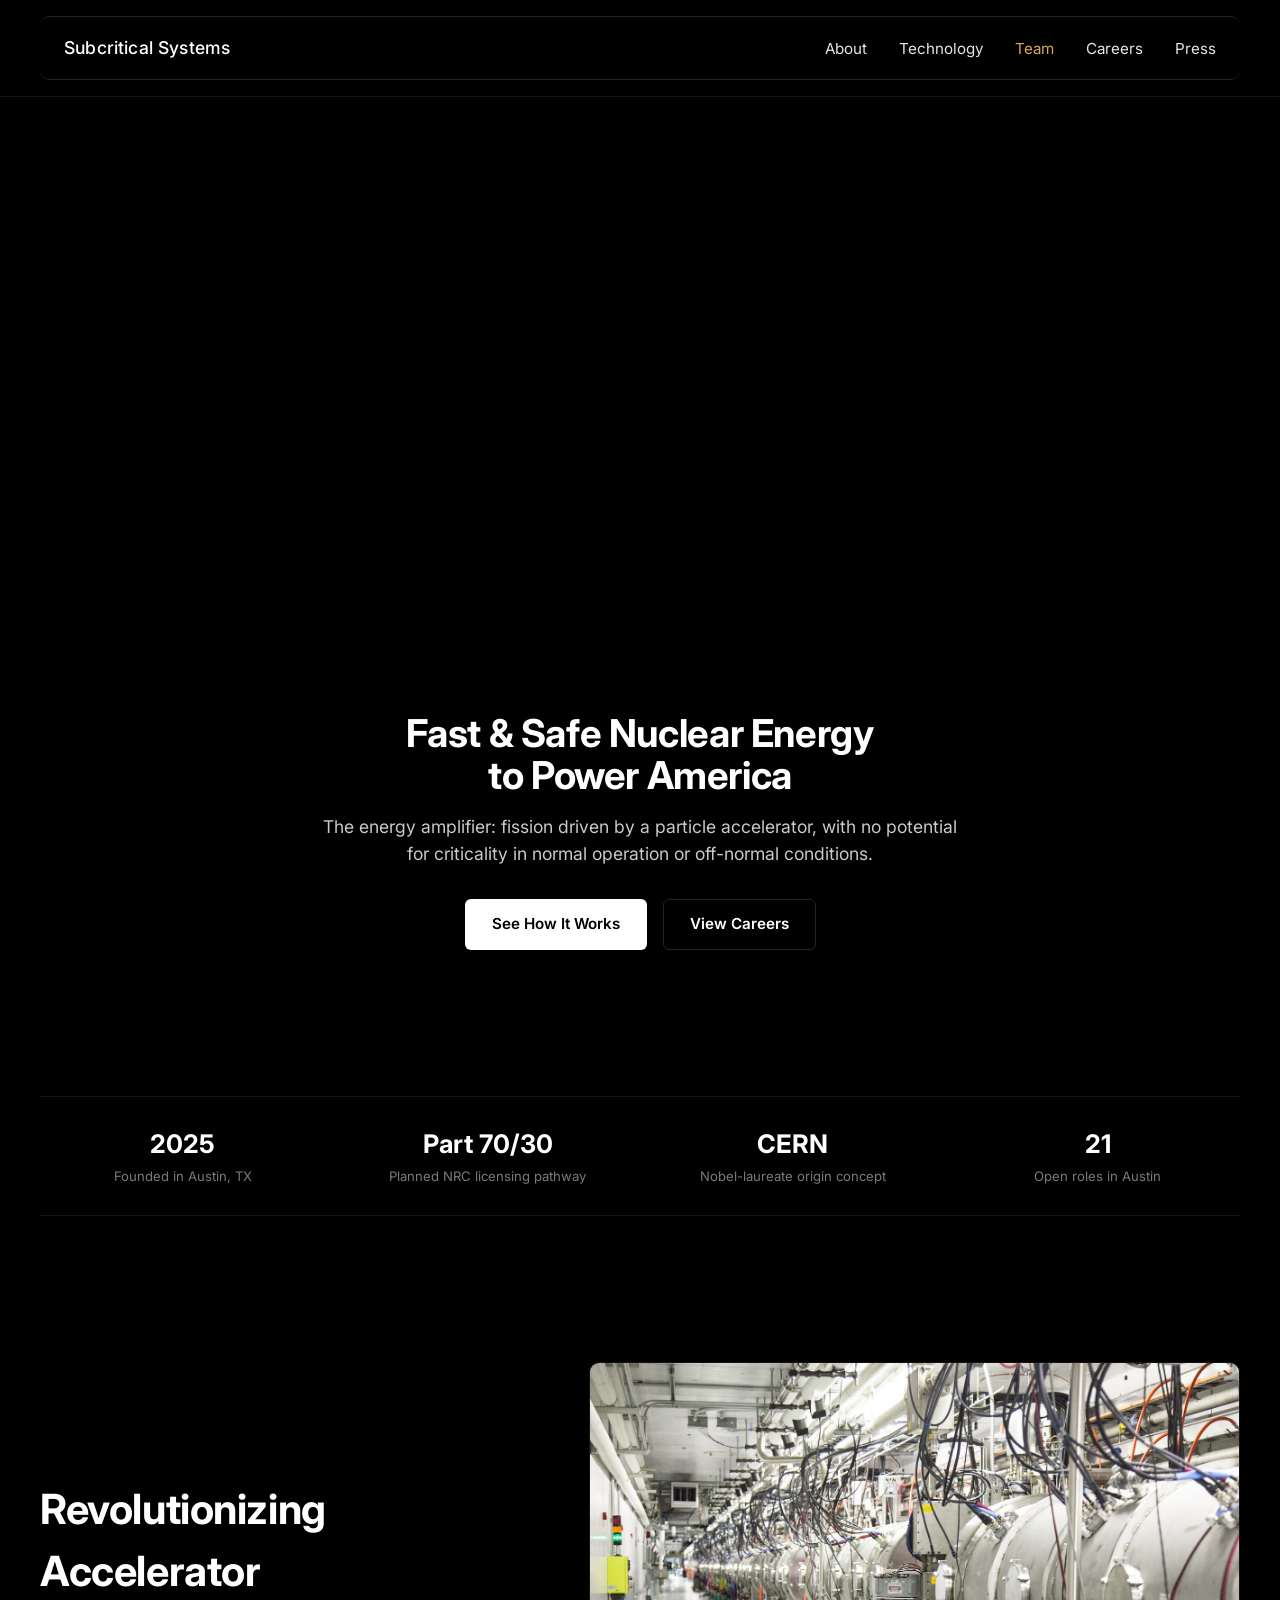
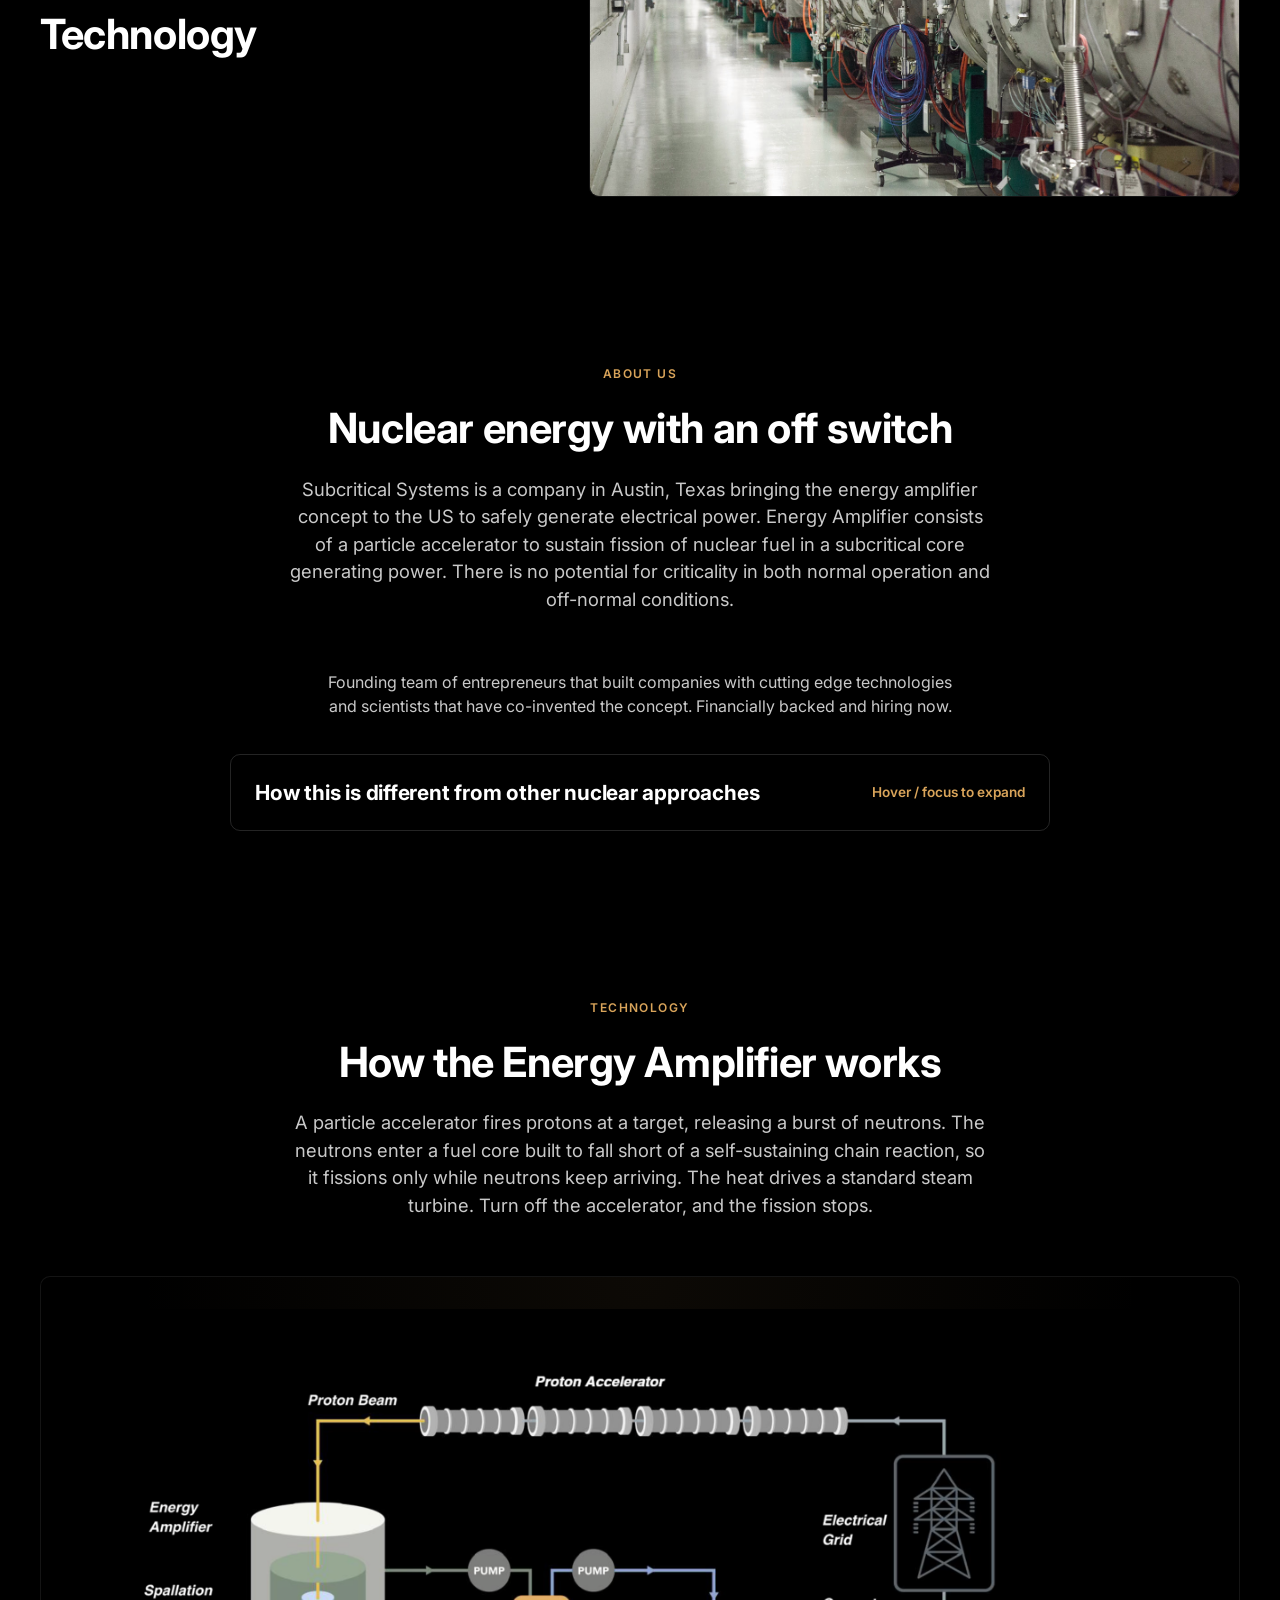
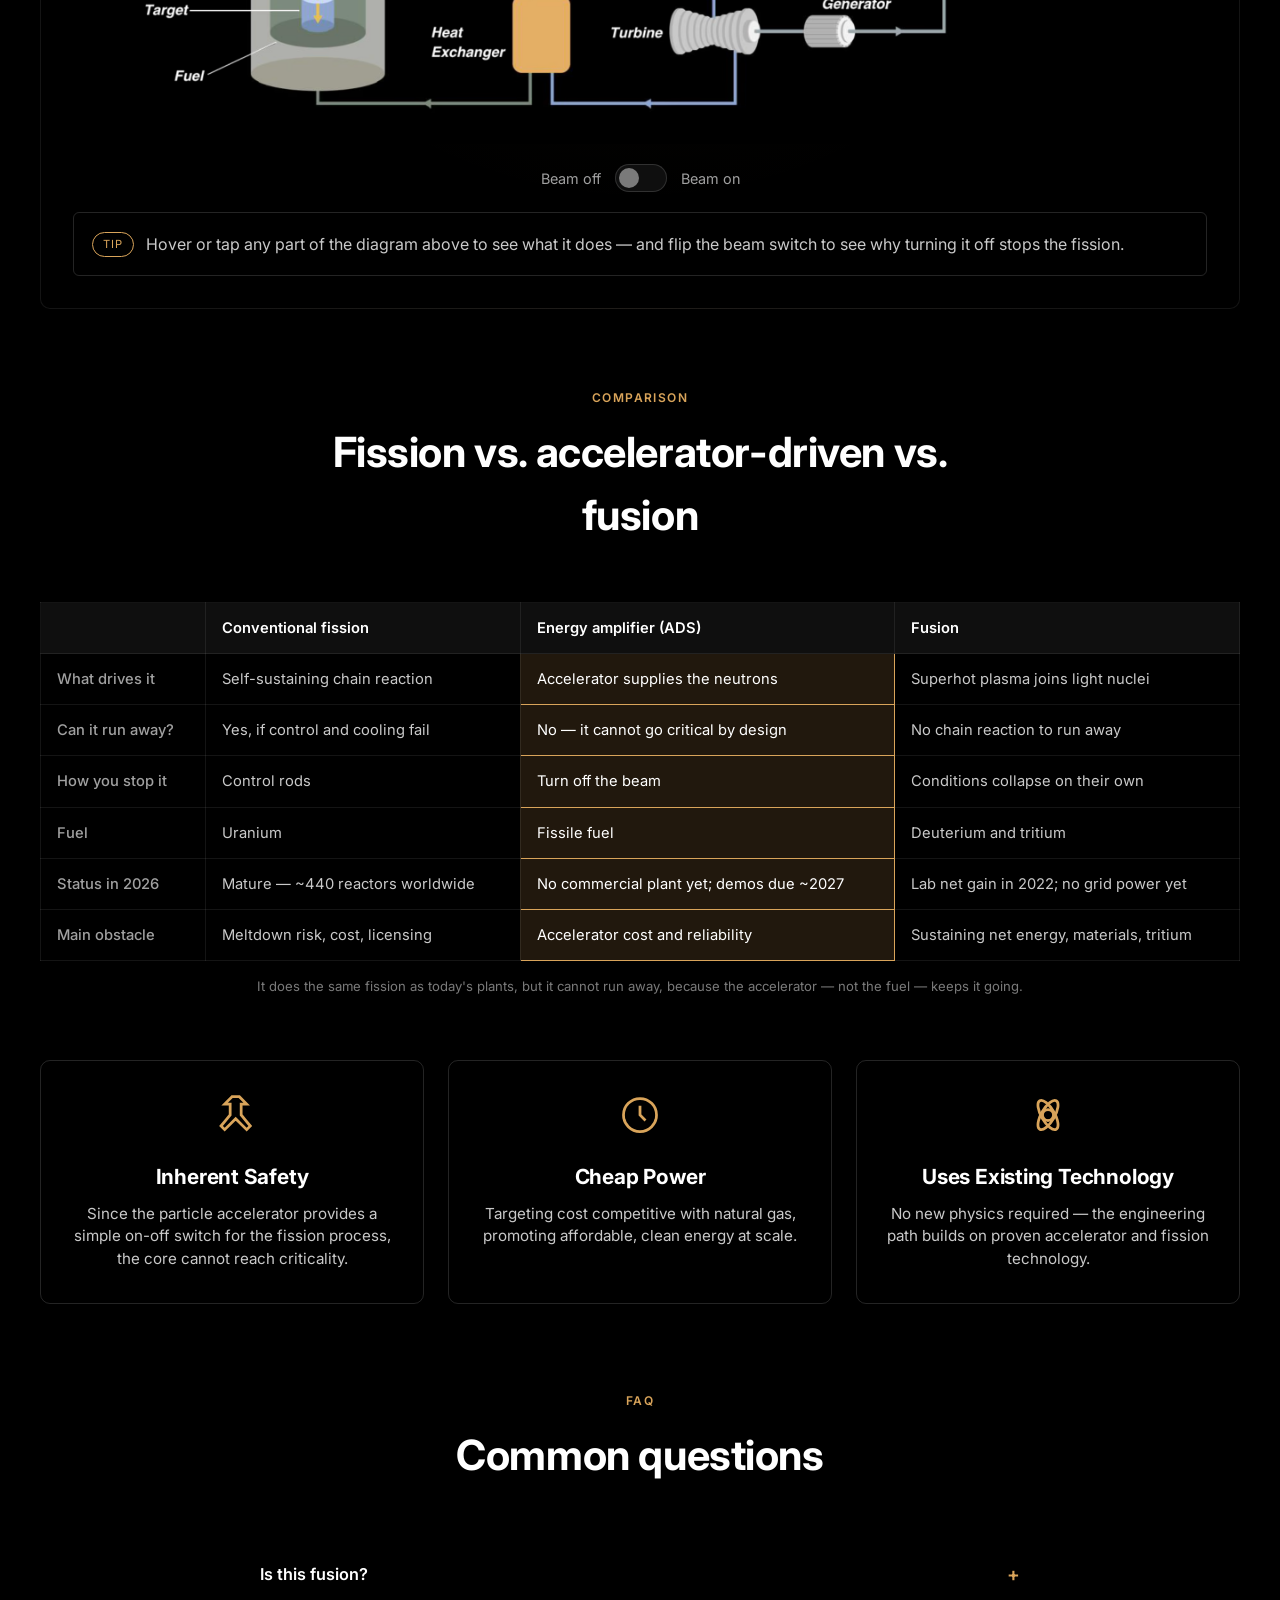
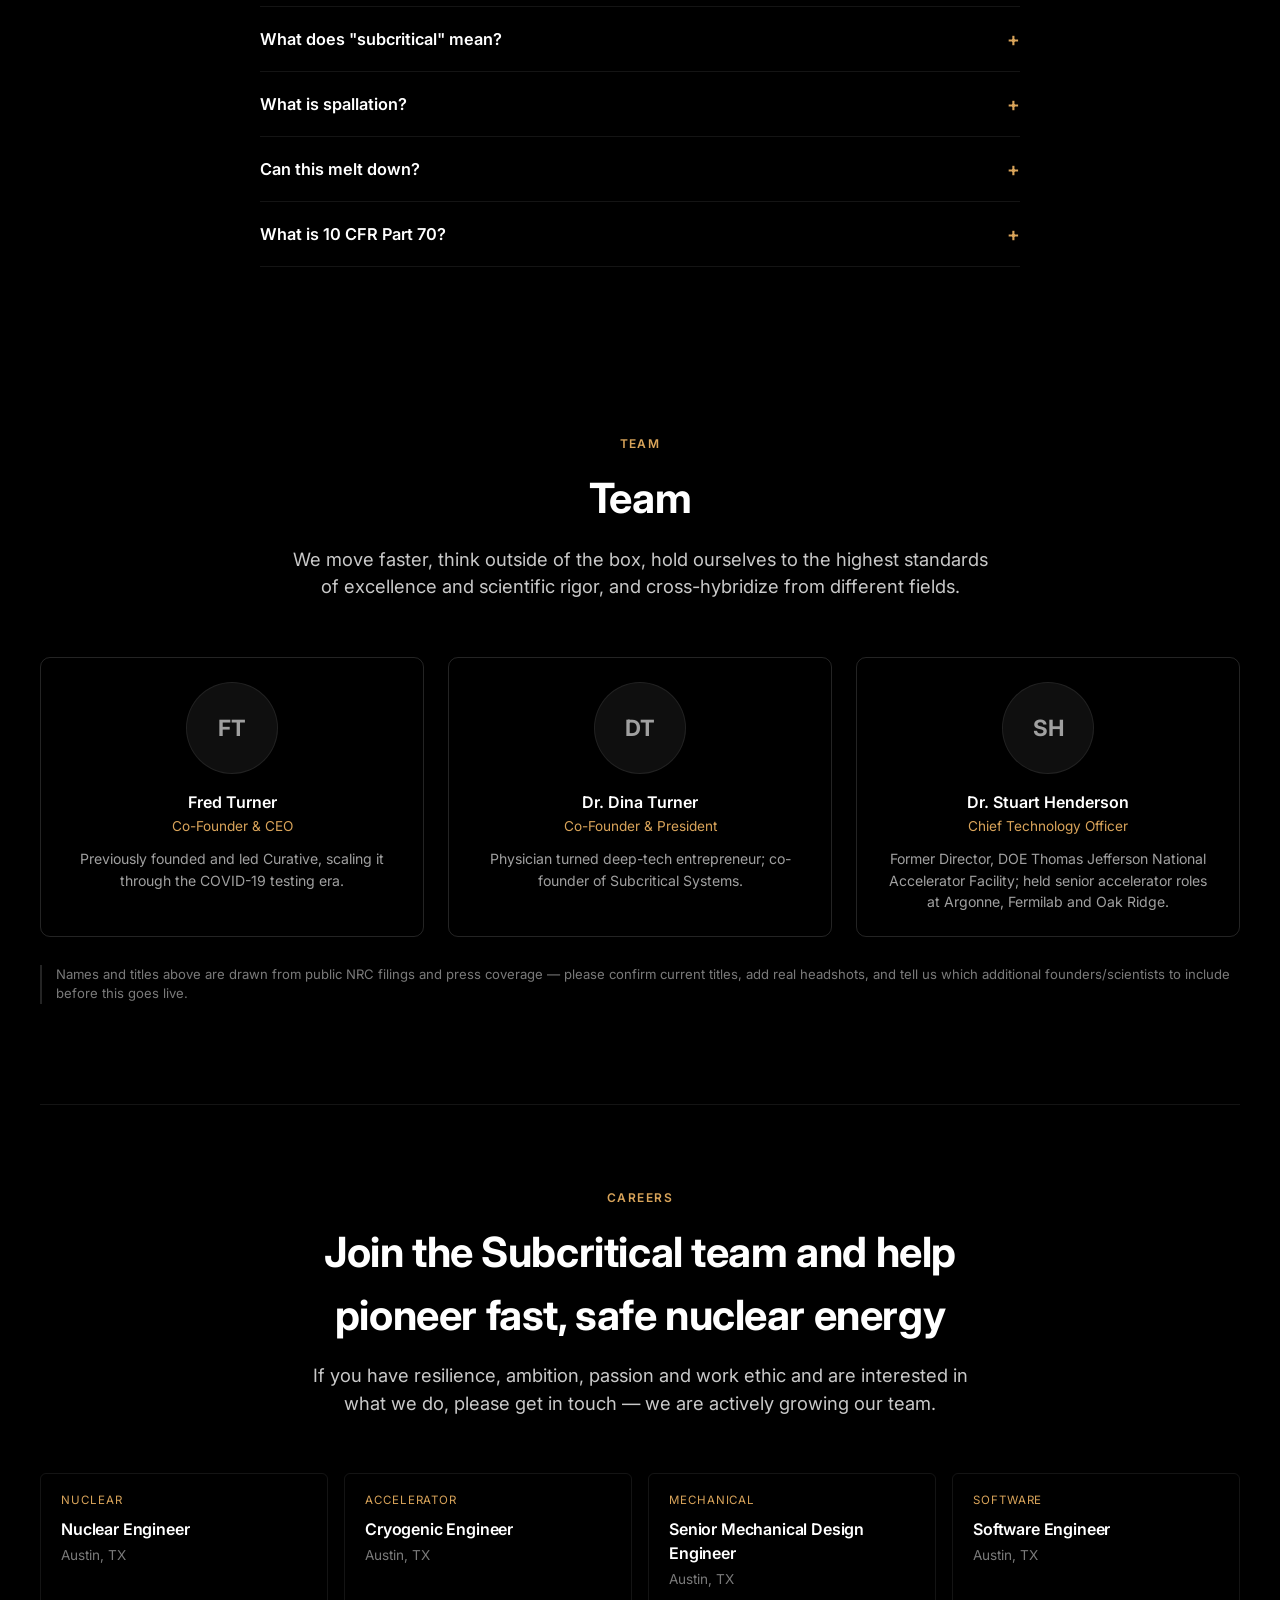
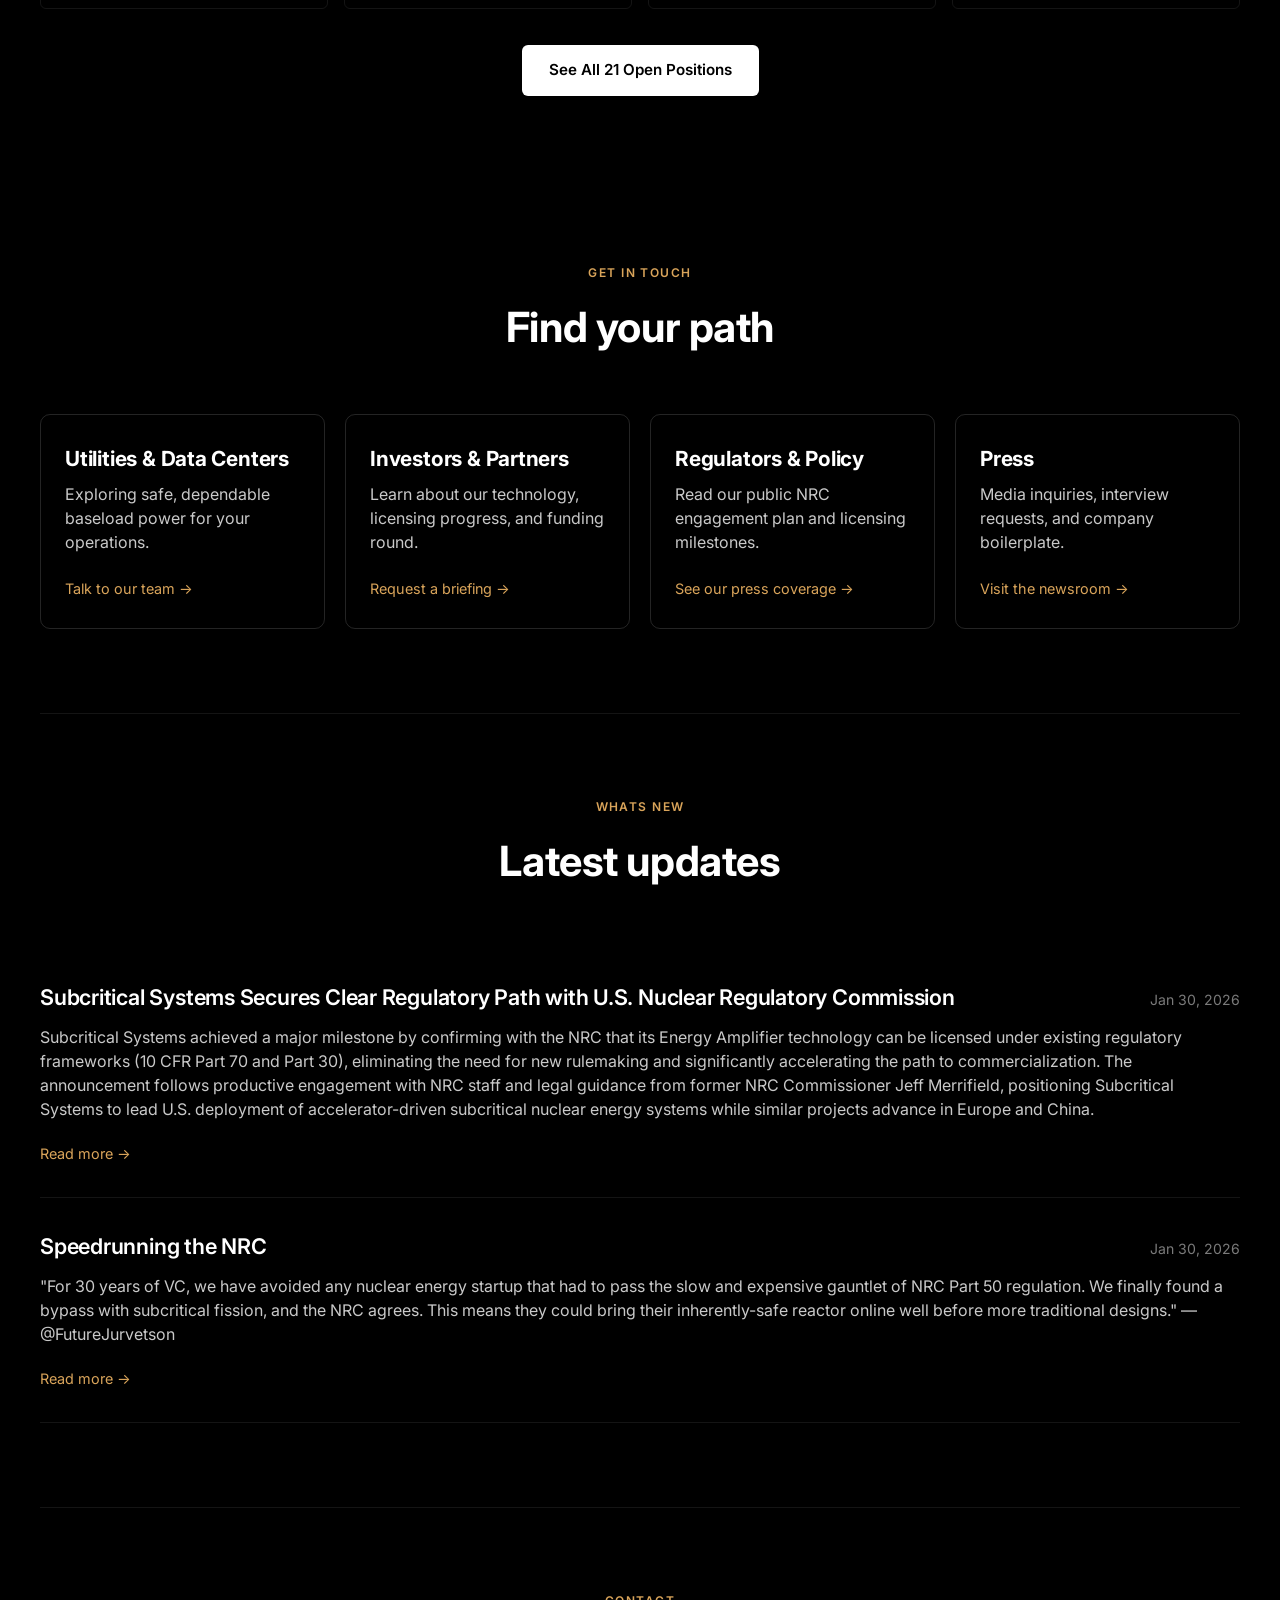
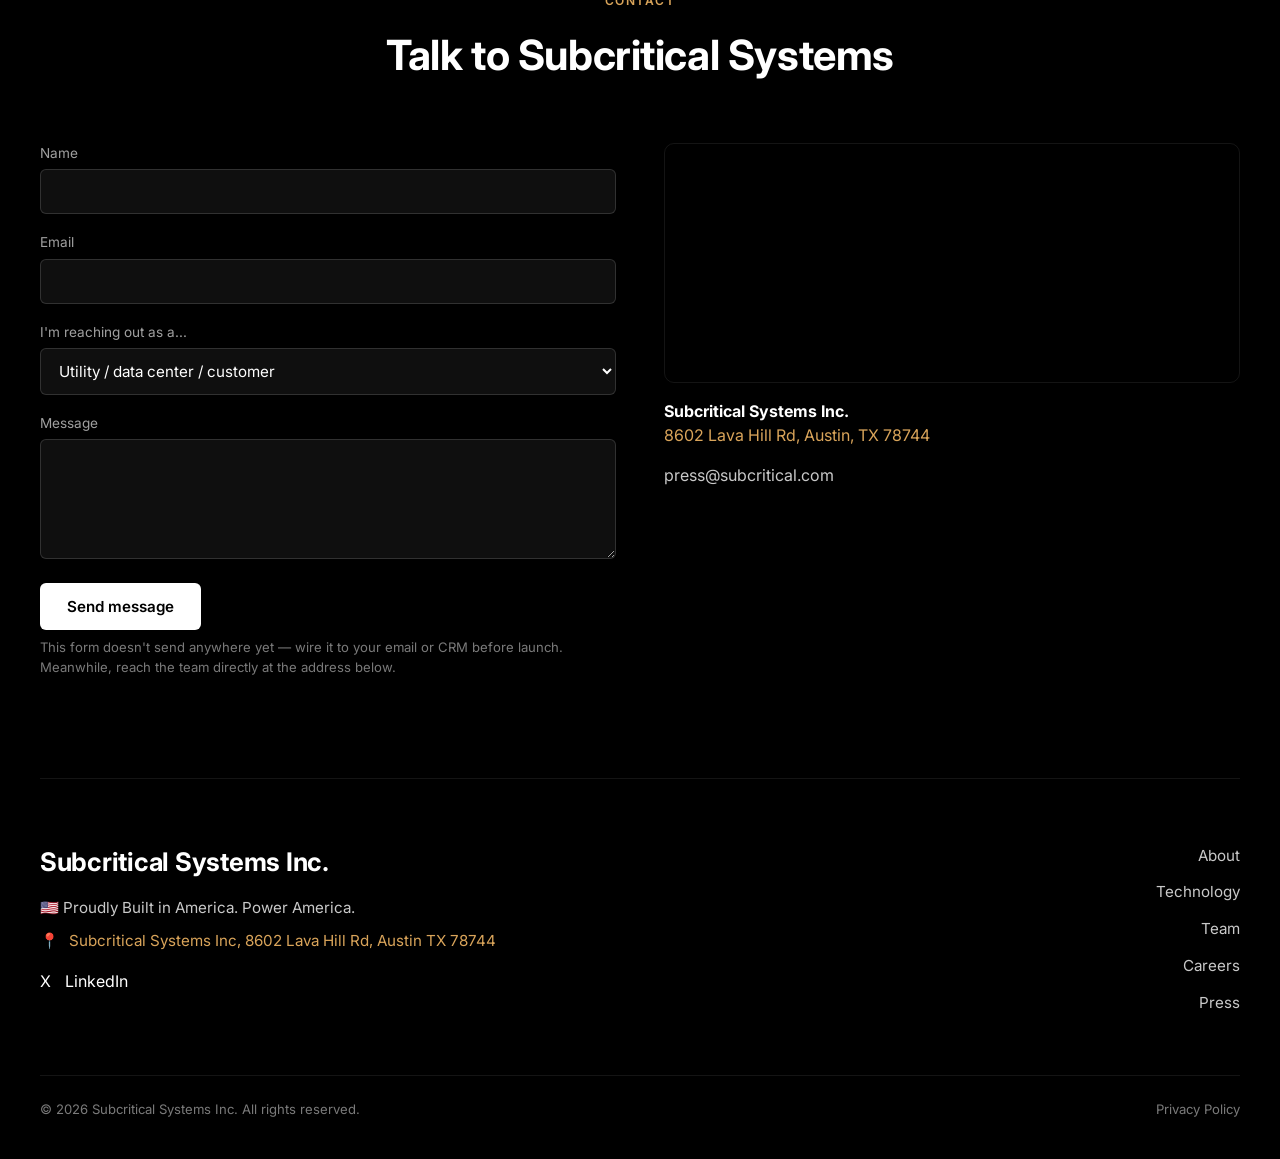
<file: index.html>
<!DOCTYPE html>
<html lang="en">
<head>
<meta charset="UTF-8">
<meta name="viewport" content="width=device-width, initial-scale=1.0">
<title>Subcritical Systems | Fast & Safe Nuclear Energy to Power America</title>
<meta name="description" content="Subcritical Systems is an Austin, Texas company bringing the energy amplifier — an accelerator-driven subcritical reactor — to the United States to generate safe, affordable electrical power.">
<link rel="preconnect" href="https://fonts.googleapis.com">
<link rel="preconnect" href="https://fonts.gstatic.com" crossorigin>
<link href="https://fonts.googleapis.com/css2?family=Inter:wght@400;500;600;700;800&display=swap" rel="stylesheet">
<link rel="stylesheet" href="css/style.css">
</head>
<body>
<a class="skip-link" href="#main">Skip to content</a>

<!-- ============ NAV ============ -->
<div class="nav-wrap">
  <nav class="nav container" style="border-left:0;border-right:0;">
    <a href="#hero" class="nav-logo">Subcritical Systems</a>
    <button class="nav-toggle" id="navToggle" aria-label="Toggle menu" aria-expanded="false">☰</button>
    <ul class="nav-links" id="navLinks">
      <li><a href="#aboutus">About</a></li>
      <li><a href="#technology">Technology</a></li>
      <li><a href="#team">Team</a></li>
      <li><a href="careers.html">Careers</a></li>
      <li><a href="press.html">Press</a></li>
    </ul>
  </nav>
</div>

<main id="main">

  <!-- ============ HERO ============ -->
  <section id="hero" class="hero container">
    <div class="hero-mark">
      <video class="hero-mark-video" src="https://framerusercontent.com/assets/fxn6WaTSAinTPp3pKd8B45ZDI.mp4" autoplay loop muted playsinline preload="auto" aria-hidden="true"></video>
    </div>
    <h1>Fast &amp; Safe Nuclear Energy<br>to Power America</h1>
    <p class="hero-sub">The energy amplifier: fission driven by a particle accelerator, with no potential for criticality in normal operation or off-normal conditions.</p>
    <div class="btn-row">
      <a href="#technology" class="btn btn-primary">See How It Works</a>
      <a href="careers.html" class="btn btn-outline">View Careers</a>
    </div>
  </section>

  <!-- ============ PROOF STRIP ============ -->
  <section class="tight container" aria-label="Company highlights">
    <div class="proof-strip">
      <div class="proof-item"><div class="stat">2025</div><div class="label">Founded in Austin, TX</div></div>
      <div class="proof-item"><div class="stat">Part 70/30</div><div class="label">Planned NRC licensing pathway</div></div>
      <div class="proof-item"><div class="stat">CERN</div><div class="label">Nobel-laureate origin concept</div></div>
      <div class="proof-item"><div class="stat">21</div><div class="label">Open roles in Austin</div></div>
    </div>
  </section>

  <!-- ============ REVOLUTIONIZING / INTRO SPLIT ============ -->
  <section class="container">
    <div class="split">
      <h2>Revolutionizing<br>Accelerator<br>Technology</h2>
      <div class="split-media">
        <!-- Placeholder for the client's accelerator-tunnel photo; swap src for the real asset before launch -->
        <img src="images/accelerator-placeholder.avif" alt="Interior of a proton accelerator tunnel" loading="lazy">
      </div>
    </div>
  </section>

  <!-- ============ ABOUT ============ -->
  <section id="aboutus" class="container">
    <div class="section-head center">
      <p class="eyebrow">About Us</p>
      <h2>Nuclear energy with an off switch</h2>
      <p class="lede" style="margin-left:auto;margin-right:auto;">Subcritical Systems is a company in Austin, Texas bringing the energy amplifier concept to the US to safely generate electrical power. Energy Amplifier consists of a particle accelerator to sustain fission of nuclear fuel in a subcritical core generating power. There is no potential for criticality in both normal operation and off-normal conditions.</p>
    </div>

    <div class="about-grid">
      <p class="center" style="max-width:640px;margin:0 auto 8px;">Founding team of entrepreneurs that built companies with cutting edge technologies and scientists that have co-invented the concept. Financially backed and hiring now.</p>

      <div class="diff-card" tabindex="0">
        <div class="diff-card-head">
          <h3 style="margin:0;">How this is different from other nuclear approaches</h3>
          <span>Hover / focus to expand</span>
        </div>
        <div class="diff-reveal">
          <p style="margin:0;">Conventional reactors keep a self-sustaining chain reaction going and rely on control rods and cooling systems to prevent it from running away. Fusion reactors join atoms together and have not yet delivered commercial power. The energy amplifier does neither: a particle accelerator supplies the neutrons that keep fission going in a core that is deliberately built to fall short of sustaining the reaction on its own. Turn the accelerator off, and the fission stops. See the full comparison below.</p>
        </div>
      </div>
    </div>
  </section>

  <!-- ============ TECHNOLOGY ============ -->
  <section id="technology" class="container">
    <div class="section-head center">
      <p class="eyebrow">Technology</p>
      <h2>How the Energy Amplifier works</h2>
      <p class="lede" style="margin-left:auto;margin-right:auto;">A particle accelerator fires protons at a target, releasing a burst of neutrons. The neutrons enter a fuel core built to fall short of a self-sustaining chain reaction, so it fissions only while neutrons keep arriving. The heat drives a standard steam turbine. Turn off the accelerator, and the fission stops.</p>
    </div>

    <div class="diagram-wrap">
      <div class="diagram-image-wrap" id="diagramImageWrap">
        <img class="diagram-img" src="images/energy-amplifier-diagram.png" alt="Diagram of the energy amplifier: a proton accelerator fires a beam at a spallation target inside the fuel core, heat moves through a heat exchanger and turbine to a generator, which feeds the electrical grid">

        <!-- Invisible hotspots positioned over the real diagram image, in % so they stay aligned as it scales -->
        <button class="hotspot" data-key="accelerator" style="left:31%;top:20%;width:37%;height:10%;" aria-label="Proton Accelerator"></button>
        <button class="hotspot" data-key="beam" style="left:21%;top:24%;width:13%;height:46%;" aria-label="Proton Beam"></button>
        <button class="hotspot" data-key="core" style="left:15%;top:44%;width:13%;height:46%;" aria-label="Energy Amplifier core"></button>
        <button class="hotspot" data-key="fuel" style="left:19.5%;top:63%;width:4%;height:14%;" aria-label="Fuel and spallation target"></button>
        <button class="hotspot" data-key="pump1" style="left:34%;top:56%;width:4.5%;height:9%;" aria-label="Primary loop pump"></button>
        <button class="hotspot" data-key="exchanger" style="left:39%;top:65%;width:4.5%;height:18%;" aria-label="Heat Exchanger"></button>
        <button class="hotspot" data-key="pump2" style="left:43.5%;top:56%;width:4.5%;height:9%;" aria-label="Secondary loop pump"></button>
        <button class="hotspot" data-key="turbine" style="left:52.5%;top:66%;width:7%;height:16%;" aria-label="Turbine"></button>
        <button class="hotspot" data-key="generator" style="left:64%;top:70%;width:5%;height:9%;" aria-label="Generator"></button>
        <button class="hotspot" data-key="grid" style="left:72.5%;top:33%;width:9%;height:31%;" aria-label="Electrical Grid"></button>
      </div>

      <div class="beam-toggle-row">
        <span class="beam-toggle-label">Beam off</span>
        <button class="beam-toggle" id="beamToggle" role="switch" aria-checked="false" aria-label="Toggle the proton beam on or off"></button>
        <span class="beam-toggle-label">Beam on</span>
      </div>

      <div class="diagram-tooltip" id="diagramTooltip">
        <span class="tag">Tip</span>
        <p>Hover or tap any part of the diagram above to see what it does — and flip the beam switch to see why turning it off stops the fission.</p>
      </div>
    </div>

    <div class="section-head center" style="margin-top:80px;">
      <p class="eyebrow">Comparison</p>
      <h2>Fission vs. accelerator-driven vs. fusion</h2>
    </div>
    <div class="compare-wrap">
      <table class="compare">
        <thead>
          <tr><th>&nbsp;</th><th>Conventional fission</th><th class="highlight">Energy amplifier (ADS)</th><th>Fusion</th></tr>
        </thead>
        <tbody>
          <tr><td>What drives it</td><td>Self-sustaining chain reaction</td><td class="highlight">Accelerator supplies the neutrons</td><td>Superhot plasma joins light nuclei</td></tr>
          <tr><td>Can it run away?</td><td>Yes, if control and cooling fail</td><td class="highlight">No — it cannot go critical by design</td><td>No chain reaction to run away</td></tr>
          <tr><td>How you stop it</td><td>Control rods</td><td class="highlight">Turn off the beam</td><td>Conditions collapse on their own</td></tr>
          <tr><td>Fuel</td><td>Uranium</td><td class="highlight">Fissile fuel</td><td>Deuterium and tritium</td></tr>
          <tr><td>Status in 2026</td><td>Mature — ~440 reactors worldwide</td><td class="highlight">No commercial plant yet; demos due ~2027</td><td>Lab net gain in 2022; no grid power yet</td></tr>
          <tr><td>Main obstacle</td><td>Meltdown risk, cost, licensing</td><td class="highlight">Accelerator cost and reliability</td><td>Sustaining net energy, materials, tritium</td></tr>
        </tbody>
      </table>
    </div>
    <p class="form-note" style="text-align:center;margin-top:16px;">It does the same fission as today's plants, but it cannot run away, because the accelerator — not the fuel — keeps it going.</p>

    <div class="card-grid" style="margin-top:64px;">
      <div class="card">
        <svg class="icon" viewBox="0 0 24 24" fill="none" stroke="currentColor" stroke-width="1.5"><path d="M12 2 8 6h3v6L6 18l2 2 6-6 6 6 2-2-5-6V6h3l-4-4Z"/></svg>
        <h3>Inherent Safety</h3>
        <p>Since the particle accelerator provides a simple on-off switch for the fission process, the core cannot reach criticality.</p>
      </div>
      <div class="card">
        <svg class="icon" viewBox="0 0 24 24" fill="none" stroke="currentColor" stroke-width="1.5"><circle cx="12" cy="12" r="9"/><path d="M12 7v5l3 3"/></svg>
        <h3>Cheap Power</h3>
        <p>Targeting cost competitive with natural gas, promoting affordable, clean energy at scale.</p>
      </div>
      <div class="card">
        <svg class="icon" viewBox="0 0 24 24" fill="none" stroke="currentColor" stroke-width="1.5"><circle cx="12" cy="12" r="3"/><ellipse cx="12" cy="12" rx="9" ry="3.6" transform="rotate(60 12 12)"/><ellipse cx="12" cy="12" rx="9" ry="3.6" transform="rotate(-60 12 12)"/></svg>
        <h3>Uses Existing Technology</h3>
        <p>No new physics required — the engineering path builds on proven accelerator and fission technology.</p>
      </div>
    </div>

    <!-- FAQ -->
    <div class="section-head center" style="margin-top:88px;">
      <p class="eyebrow">FAQ</p>
      <h2>Common questions</h2>
    </div>
    <div id="faqList" style="max-width:760px;margin:0 auto;">
      <div class="faq-item">
        <button class="faq-q">Is this fusion? <span class="plus">+</span></button>
        <div class="faq-a"><p>No. The energy amplifier uses fission, the proven way nuclear plants make power today, and makes it inherently controllable. Fusion joins atoms instead of splitting them and has not yet put power on a grid. Subcritical needs no new physics.</p></div>
      </div>
      <div class="faq-item">
        <button class="faq-q">What does "subcritical" mean? <span class="plus">+</span></button>
        <div class="faq-a"><p>A subcritical core is deliberately built without enough fissile material to sustain a chain reaction on its own. It only fissions while an outside neutron source — the particle accelerator — keeps feeding it.</p></div>
      </div>
      <div class="faq-item">
        <button class="faq-q">What is spallation? <span class="plus">+</span></button>
        <div class="faq-a"><p>Spallation is what happens when a high-energy proton beam strikes a heavy target: the impact knocks loose a shower of neutrons, which then drive fission in the surrounding fuel.</p></div>
      </div>
      <div class="faq-item">
        <button class="faq-q">Can this melt down? <span class="plus">+</span></button>
        <div class="faq-a"><p>The core is designed so it cannot go critical, which removes the run-away chain-reaction risk of conventional reactors. Fuel still gives off decay heat after shutdown, so the plant also includes passive decay-heat removal — full safety documentation will accompany the NRC license application.</p></div>
      </div>
      <div class="faq-item">
        <button class="faq-q">What is 10 CFR Part 70? <span class="plus">+</span></button>
        <div class="faq-a"><p>It's the existing NRC framework for fuel cycle facilities. Subcritical plans to license its subcritical core under Part 70 and its accelerator separately under Part 30, rather than the longer Part 50 reactor-licensing process.</p></div>
      </div>
    </div>
  </section>

  <!-- ============ TEAM ============ -->
  <section id="team" class="container">
    <div class="section-head center">
      <p class="eyebrow">Team</p>
      <h2>Team</h2>
      <p class="lede" style="margin-left:auto;margin-right:auto;">We move faster, think outside of the box, hold ourselves to the highest standards of excellence and scientific rigor, and cross-hybridize from different fields.</p>
    </div>

    <div class="team-grid">
      <div class="team-card">
        <div class="team-photo">FT</div>
        <div class="team-name">Fred Turner</div>
        <div class="team-role">Co-Founder &amp; CEO</div>
        <p class="team-bio">Previously founded and led Curative, scaling it through the COVID-19 testing era.</p>
      </div>
      <div class="team-card">
        <div class="team-photo">DT</div>
        <div class="team-name">Dr. Dina Turner</div>
        <div class="team-role">Co-Founder &amp; President</div>
        <p class="team-bio">Physician turned deep-tech entrepreneur; co-founder of Subcritical Systems.</p>
      </div>
      <div class="team-card">
        <div class="team-photo">SH</div>
        <div class="team-name">Dr. Stuart Henderson</div>
        <div class="team-role">Chief Technology Officer</div>
        <p class="team-bio">Former Director, DOE Thomas Jefferson National Accelerator Facility; held senior accelerator roles at Argonne, Fermilab and Oak Ridge.</p>
      </div>
    </div>
    <p class="team-note">Names and titles above are drawn from public NRC filings and press coverage — please confirm current titles, add real headshots, and tell us which additional founders/scientists to include before this goes live.</p>
  </section>

  <!-- ============ CAREERS PREVIEW ============ -->
  <section class="container" style="border-top:1px solid var(--border-soft);">
    <div class="section-head center">
      <p class="eyebrow">Careers</p>
      <h2>Join the Subcritical team and help pioneer fast, safe nuclear energy</h2>
      <p class="lede" style="margin-left:auto;margin-right:auto;">If you have resilience, ambition, passion and work ethic and are interested in what we do, please get in touch — we are actively growing our team.</p>
    </div>

    <div class="role-preview-grid">
      <div class="role-preview-card"><div class="cat">Nuclear</div><h4>Nuclear Engineer</h4><div class="loc">Austin, TX</div></div>
      <div class="role-preview-card"><div class="cat">Accelerator</div><h4>Cryogenic Engineer</h4><div class="loc">Austin, TX</div></div>
      <div class="role-preview-card"><div class="cat">Mechanical</div><h4>Senior Mechanical Design Engineer</h4><div class="loc">Austin, TX</div></div>
      <div class="role-preview-card"><div class="cat">Software</div><h4>Software Engineer</h4><div class="loc">Austin, TX</div></div>
    </div>
    <div class="center"><a href="careers.html" class="btn btn-primary">See All 21 Open Positions</a></div>
  </section>

  <!-- ============ AUDIENCE PATHS ============ -->
  <section class="container">
    <div class="section-head center">
      <p class="eyebrow">Get in touch</p>
      <h2>Find your path</h2>
    </div>
    <div class="path-grid">
      <div class="path-card">
        <h3>Utilities &amp; Data Centers</h3>
        <p>Exploring safe, dependable baseload power for your operations.</p>
        <a class="path-link" href="#contact">Talk to our team →</a>
      </div>
      <div class="path-card">
        <h3>Investors &amp; Partners</h3>
        <p>Learn about our technology, licensing progress, and funding round.</p>
        <a class="path-link" href="#contact">Request a briefing →</a>
      </div>
      <div class="path-card">
        <h3>Regulators &amp; Policy</h3>
        <p>Read our public NRC engagement plan and licensing milestones.</p>
        <a class="path-link" href="press.html">See our press coverage →</a>
      </div>
      <div class="path-card">
        <h3>Press</h3>
        <p>Media inquiries, interview requests, and company boilerplate.</p>
        <a class="path-link" href="press.html">Visit the newsroom →</a>
      </div>
    </div>
  </section>

  <!-- ============ NEWS ============ -->
  <section class="container" style="border-top:1px solid var(--border-soft);">
    <div class="section-head center">
      <p class="eyebrow">Whats New</p>
      <h2>Latest updates</h2>
    </div>

    <div class="news-item">
      <div class="news-head">
        <h3><a href="https://www.globenewswire.com/news-release/2026/01/12/3217171/0/en/Subcritical-Systems-Announces-Planned-Licensing-Pathway-for-Accelerator-Driven-Subcritical-Energy-Amplifier-Under-Existing-NRC-Regulations.html" target="_blank" rel="noopener">Subcritical Systems Secures Clear Regulatory Path with U.S. Nuclear Regulatory Commission</a></h3>
        <span class="news-date">Jan 30, 2026</span>
      </div>
      <p>Subcritical Systems achieved a major milestone by confirming with the NRC that its Energy Amplifier technology can be licensed under existing regulatory frameworks (10 CFR Part 70 and Part 30), eliminating the need for new rulemaking and significantly accelerating the path to commercialization. The announcement follows productive engagement with NRC staff and legal guidance from former NRC Commissioner Jeff Merrifield, positioning Subcritical Systems to lead U.S. deployment of accelerator-driven subcritical nuclear energy systems while similar projects advance in Europe and China.</p>
      <a class="read-more" href="press.html">Read more →</a>
    </div>

    <div class="news-item">
      <div class="news-head">
        <h3><a href="https://x.com/FutureJurvetson/status/2010871563386523789?s=20" target="_blank" rel="noopener">Speedrunning the NRC</a></h3>
        <span class="news-date">Jan 30, 2026</span>
      </div>
      <p>"For 30 years of VC, we have avoided any nuclear energy startup that had to pass the slow and expensive gauntlet of NRC Part 50 regulation. We finally found a bypass with subcritical fission, and the NRC agrees. This means they could bring their inherently-safe reactor online well before more traditional designs." — @FutureJurvetson</p>
      <a class="read-more" href="press.html">Read more →</a>
    </div>
  </section>

  <!-- ============ CONTACT ============ -->
  <section id="contact" class="container" style="border-top:1px solid var(--border-soft);">
    <div class="section-head center">
      <p class="eyebrow">Contact</p>
      <h2>Talk to Subcritical Systems</h2>
    </div>
    <div class="contact-grid">
      <form id="contactForm" novalidate>
        <div class="field">
          <label for="cf-name">Name</label>
          <input id="cf-name" name="name" type="text" required>
        </div>
        <div class="field">
          <label for="cf-email">Email</label>
          <input id="cf-email" name="email" type="email" required>
        </div>
        <div class="field">
          <label for="cf-reason">I'm reaching out as a...</label>
          <select id="cf-reason" name="reason">
            <option>Utility / data center / customer</option>
            <option>Investor / partner</option>
            <option>Regulator / policy</option>
            <option>Press / media</option>
            <option>Prospective employee</option>
            <option>Other</option>
          </select>
        </div>
        <div class="field">
          <label for="cf-message">Message</label>
          <textarea id="cf-message" name="message" required></textarea>
        </div>
        <button type="submit" class="btn btn-primary">Send message</button>
        <p class="form-note" id="contactFormNote">This form doesn't send anywhere yet — wire it to your email or CRM before launch. Meanwhile, reach the team directly at the address below.</p>
      </form>

      <div>
        <div class="map-embed">
          <iframe title="Subcritical Systems location" loading="lazy" src="https://www.google.com/maps?q=8602+Lava+Hill+Rd,+Austin,+TX+78744&output=embed"></iframe>
        </div>
        <p style="margin-top:16px;">
          <strong style="color:#fff;">Subcritical Systems Inc.</strong><br>
          <a class="address-link" href="https://maps.google.com/?q=8602+Lava+Hill+Rd,+Austin,+TX+78744" target="_blank" rel="noopener">8602 Lava Hill Rd, Austin, TX 78744</a>
        </p>
        <p>press@subcritical.com</p>
      </div>
    </div>
  </section>

</main>

<!-- ============ FOOTER ============ -->
<footer class="footer container">
  <div class="footer-grid">
    <div class="footer-brand">
      <h3>Subcritical Systems Inc.</h3>
      <div class="footer-line">🇺🇸 Proudly Built in America. Power America.</div>
      <div class="footer-line">
        📍 <a class="address-link" href="https://maps.google.com/?q=8602+Lava+Hill+Rd,+Austin,+TX+78744" target="_blank" rel="noopener">Subcritical Systems Inc, 8602 Lava Hill Rd, Austin TX 78744</a>
      </div>
      <div class="social-links" style="margin-top:16px;">
        <a href="https://x.com/subcritical_sys/" target="_blank" rel="noopener" aria-label="Subcritical Systems on X">X</a>
        <a href="https://www.linkedin.com/company/subcritical-systems-inc/" target="_blank" rel="noopener" aria-label="Subcritical Systems on LinkedIn">LinkedIn</a>
      </div>
    </div>
    <ul class="footer-links">
      <li><a href="#aboutus">About</a></li>
      <li><a href="#technology">Technology</a></li>
      <li><a href="#team">Team</a></li>
      <li><a href="careers.html">Careers</a></li>
      <li><a href="press.html">Press</a></li>
    </ul>
  </div>
  <div class="footer-bottom">
    <span>© 2026 Subcritical Systems Inc. All rights reserved.</span>
    <a href="privacy.html">Privacy Policy</a>
  </div>
</footer>

<script src="js/main.js"></script>
</body>
</html>
</file>
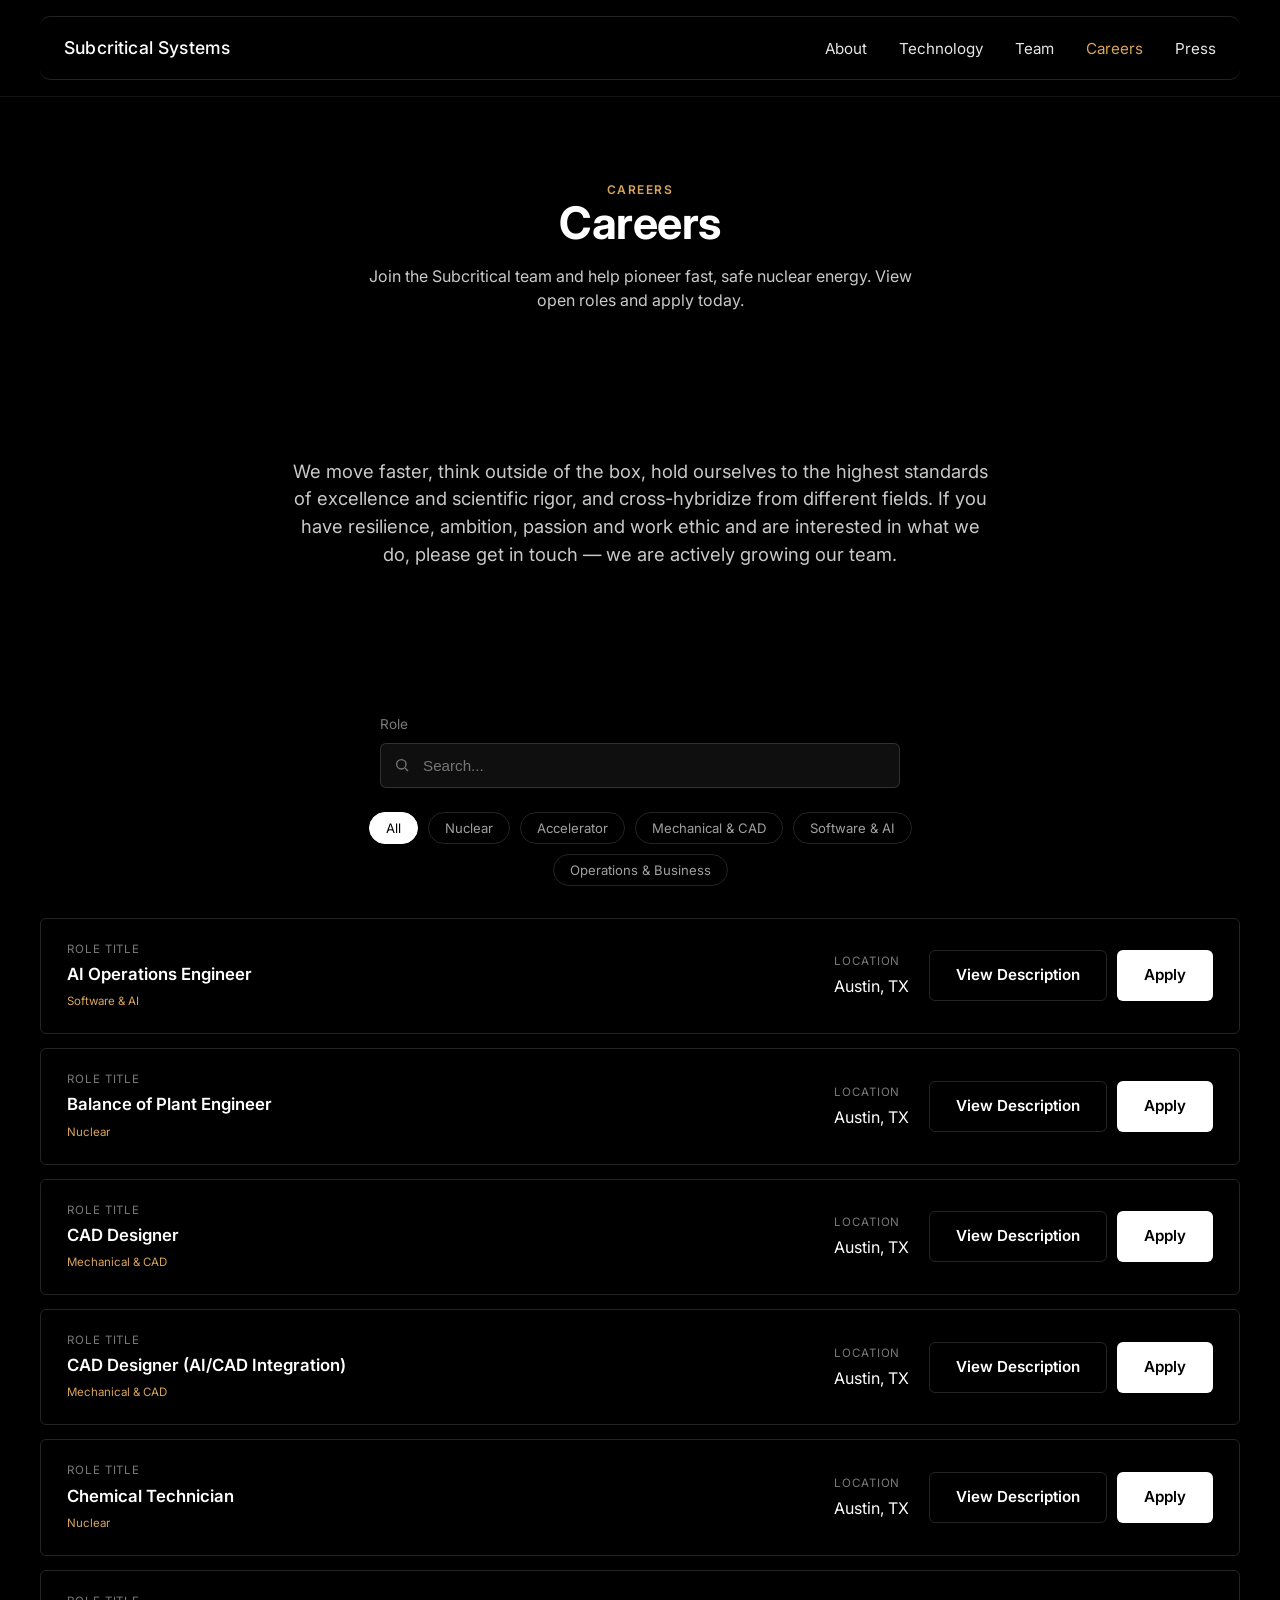
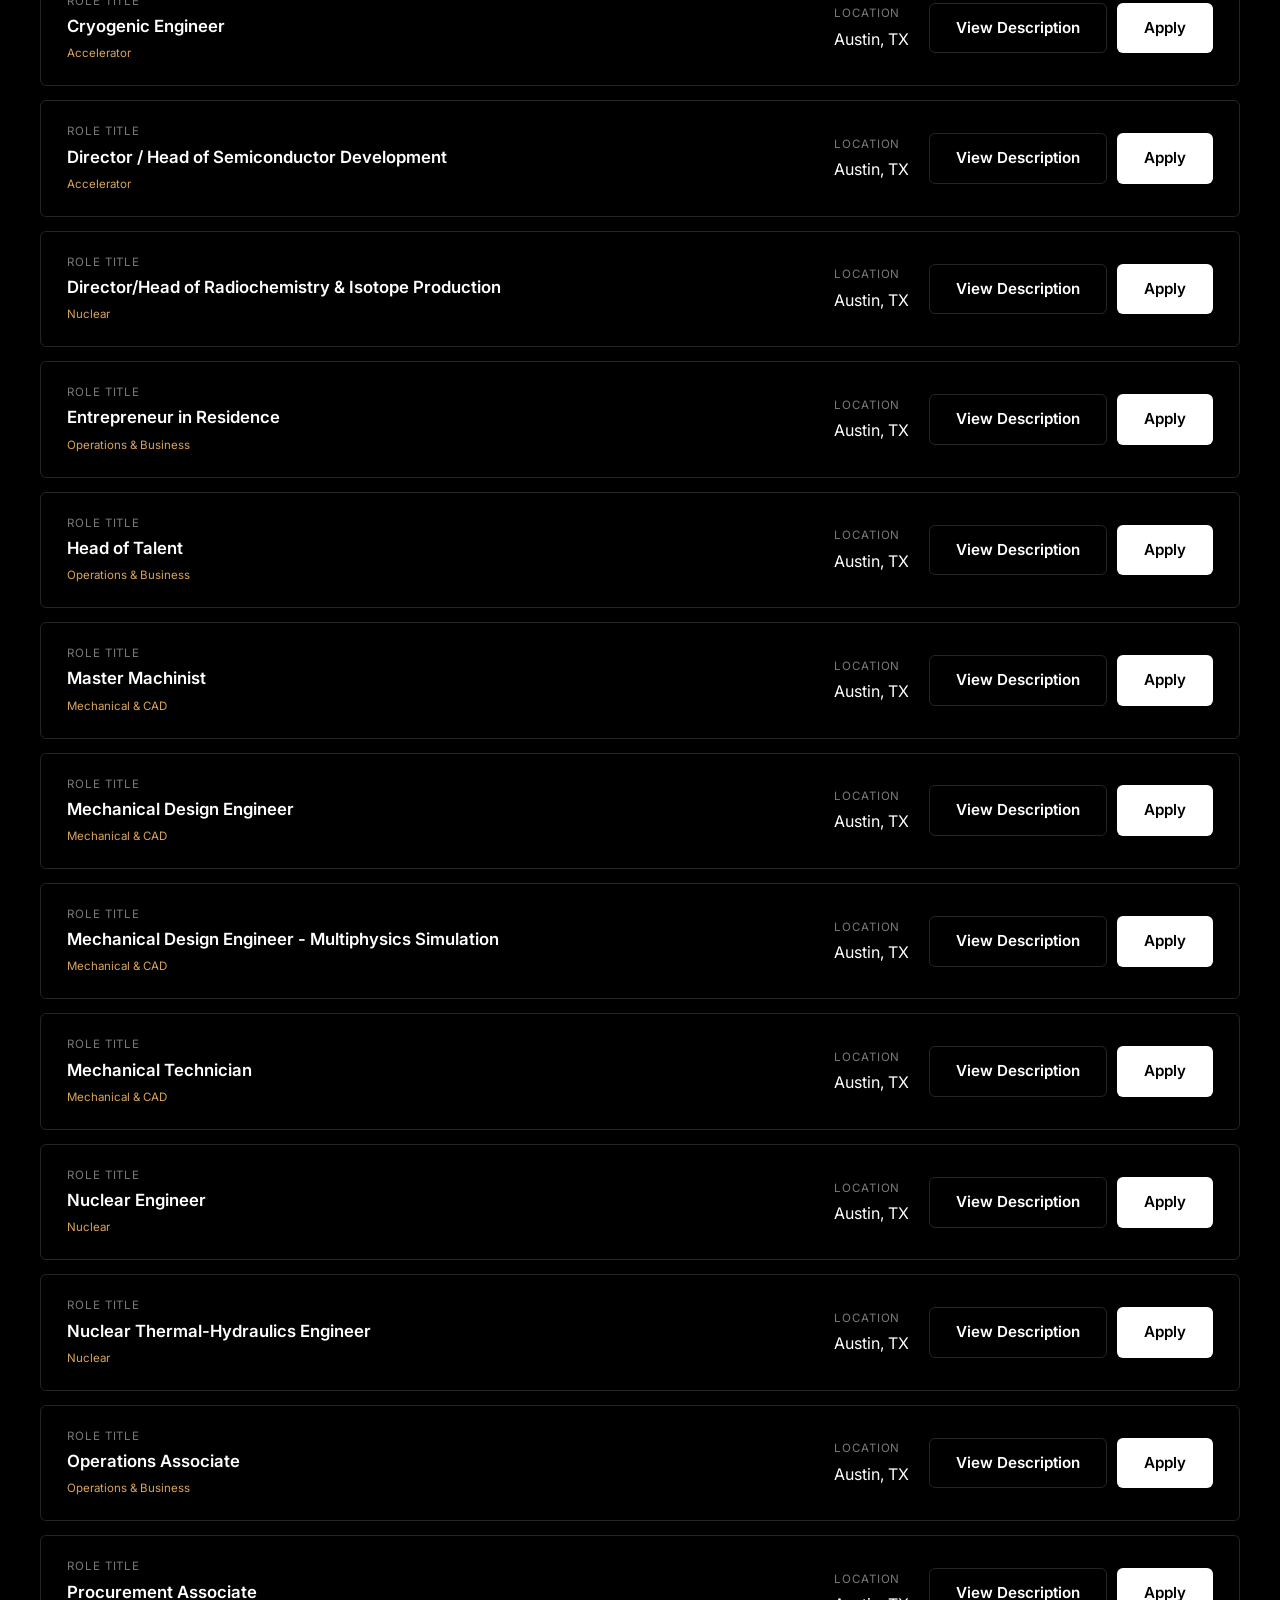
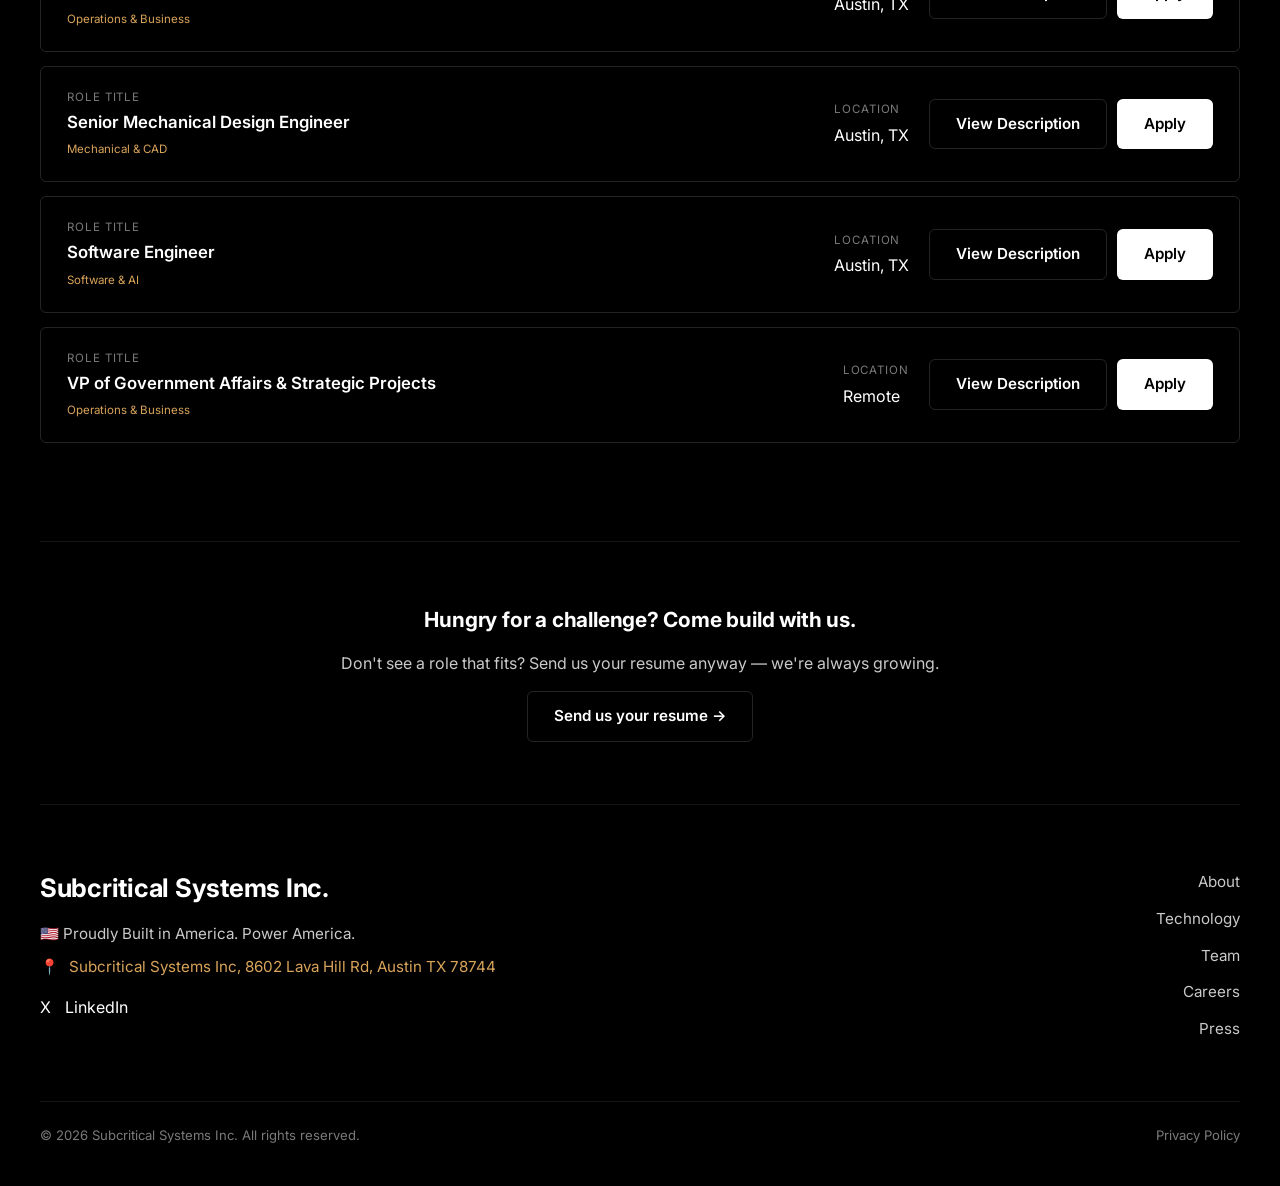
<file: careers.html>
<!DOCTYPE html>
<html lang="en">
<head>
<meta charset="UTF-8">
<meta name="viewport" content="width=device-width, initial-scale=1.0">
<title>Careers | Subcritical Systems</title>
<meta name="description" content="Join Subcritical Systems in Austin, TX and help build America's first accelerator-driven subcritical nuclear power plant. 21 open roles across nuclear, accelerator, mechanical, software and operations.">
<link rel="preconnect" href="https://fonts.googleapis.com">
<link rel="preconnect" href="https://fonts.gstatic.com" crossorigin>
<link href="https://fonts.googleapis.com/css2?family=Inter:wght@400;500;600;700;800&display=swap" rel="stylesheet">
<link rel="stylesheet" href="css/style.css">
</head>
<body>
<a class="skip-link" href="#main">Skip to content</a>

<div class="nav-wrap">
  <nav class="nav container" style="border-left:0;border-right:0;">
    <a href="index.html#hero" class="nav-logo">Subcritical Systems</a>
    <button class="nav-toggle" id="navToggle" aria-label="Toggle menu" aria-expanded="false">☰</button>
    <ul class="nav-links" id="navLinks">
      <li><a href="index.html#aboutus">About</a></li>
      <li><a href="index.html#technology">Technology</a></li>
      <li><a href="index.html#team">Team</a></li>
      <li><a href="careers.html" class="is-active">Careers</a></li>
      <li><a href="press.html">Press</a></li>
    </ul>
  </nav>
</div>

<main id="main">

  <section class="page-hero container">
    <p class="eyebrow">Careers</p>
    <h1 style="font-size:clamp(2rem,4vw,2.8rem);">Careers</h1>
    <p>Join the Subcritical team and help pioneer fast, safe nuclear energy. View open roles and apply today.</p>
  </section>

  <!-- Culture blurb, moved here from the old Team section per rebuild notes -->
  <section class="container tight center" style="max-width:720px;">
    <p class="lede" style="margin:0 auto;">We move faster, think outside of the box, hold ourselves to the highest standards of excellence and scientific rigor, and cross-hybridize from different fields. If you have resilience, ambition, passion and work ethic and are interested in what we do, please get in touch — we are actively growing our team.</p>
  </section>

  <section class="container">
    <div class="role-search">
      <label for="roleSearch">Role</label>
      <div class="role-search-input-wrap">
        <svg width="16" height="16" viewBox="0 0 24 24" fill="none" stroke="currentColor" stroke-width="2"><circle cx="11" cy="11" r="7"/><line x1="21" y1="21" x2="16.65" y2="16.65"/></svg>
        <input id="roleSearch" type="text" placeholder="Search...">
      </div>
    </div>

    <div class="dept-filters" id="deptFilters">
      <button class="dept-chip is-active" data-dept="all">All</button>
      <button class="dept-chip" data-dept="Nuclear">Nuclear</button>
      <button class="dept-chip" data-dept="Accelerator">Accelerator</button>
      <button class="dept-chip" data-dept="Mechanical & CAD">Mechanical &amp; CAD</button>
      <button class="dept-chip" data-dept="Software & AI">Software &amp; AI</button>
      <button class="dept-chip" data-dept="Operations & Business">Operations &amp; Business</button>
    </div>

    <div id="roleList">

      <div class="role-row" data-title="AI Operations Engineer" data-dept="Software & AI">
        <div>
          <div class="label">Role title</div>
          <div class="title">AI Operations Engineer</div>
          <span class="dept-tag">Software &amp; AI</span>
        </div>
        <div><div class="label">Location</div><div>Austin, TX</div></div>
        <div class="role-actions">
          <a class="btn btn-outline" href="https://framerusercontent.com/assets/R0z0ctRXLjg5l8A8kjKKG1etjqM.pdf" target="_blank" rel="noopener">View Description</a>
          <a class="btn btn-primary" href="https://www.linkedin.com/jobs/view/4459977160" target="_blank" rel="noopener">Apply</a>
        </div>
      </div>

      <div class="role-row" data-title="Balance of Plant Engineer" data-dept="Nuclear">
        <div><div class="label">Role title</div><div class="title">Balance of Plant Engineer</div><span class="dept-tag">Nuclear</span></div>
        <div><div class="label">Location</div><div>Austin, TX</div></div>
        <div class="role-actions">
          <a class="btn btn-outline" href="https://framerusercontent.com/assets/G2gcG3LS9BekO4RiYyyohEJLxE.pdf" target="_blank" rel="noopener">View Description</a>
          <a class="btn btn-primary" href="https://www.linkedin.com/jobs/view/4416836439" target="_blank" rel="noopener">Apply</a>
        </div>
      </div>

      <div class="role-row" data-title="CAD Designer" data-dept="Mechanical & CAD">
        <div><div class="label">Role title</div><div class="title">CAD Designer</div><span class="dept-tag">Mechanical &amp; CAD</span></div>
        <div><div class="label">Location</div><div>Austin, TX</div></div>
        <div class="role-actions">
          <a class="btn btn-outline" href="https://framerusercontent.com/assets/AHM9rXUhATBsryyTqQfr3rlCgk.pdf" target="_blank" rel="noopener">View Description</a>
          <a class="btn btn-primary" href="https://www.linkedin.com/jobs/view/4417255634/" target="_blank" rel="noopener">Apply</a>
        </div>
      </div>

      <div class="role-row" data-title="CAD Designer (AI/CAD Integration)" data-dept="Mechanical & CAD">
        <div><div class="label">Role title</div><div class="title">CAD Designer (AI/CAD Integration)</div><span class="dept-tag">Mechanical &amp; CAD</span></div>
        <div><div class="label">Location</div><div>Austin, TX</div></div>
        <div class="role-actions">
          <a class="btn btn-outline" href="https://framerusercontent.com/assets/gprQKV1J1ZqzRvilJbz5cDwlyQQ.pdf" target="_blank" rel="noopener">View Description</a>
          <a class="btn btn-primary" href="https://www.linkedin.com/jobs/view/4451266357/" target="_blank" rel="noopener">Apply</a>
        </div>
      </div>

      <div class="role-row" data-title="Chemical Technician" data-dept="Nuclear">
        <div><div class="label">Role title</div><div class="title">Chemical Technician</div><span class="dept-tag">Nuclear</span></div>
        <div><div class="label">Location</div><div>Austin, TX</div></div>
        <div class="role-actions">
          <a class="btn btn-outline" href="https://framerusercontent.com/assets/lYzVaiSAQdygUGGctElfQJbsc.pdf" target="_blank" rel="noopener">View Description</a>
          <a class="btn btn-primary" href="https://www.linkedin.com/jobs/view/4449208434/" target="_blank" rel="noopener">Apply</a>
        </div>
      </div>

      <div class="role-row" data-title="Cryogenic Engineer" data-dept="Accelerator">
        <div><div class="label">Role title</div><div class="title">Cryogenic Engineer</div><span class="dept-tag">Accelerator</span></div>
        <div><div class="label">Location</div><div>Austin, TX</div></div>
        <div class="role-actions">
          <a class="btn btn-outline" href="https://framerusercontent.com/assets/lK0eiTrLbsChSVUWWUL7pldcnVo.pdf" target="_blank" rel="noopener">View Description</a>
          <a class="btn btn-primary" href="https://www.linkedin.com/jobs/search/?currentJobId=4403262495" target="_blank" rel="noopener">Apply</a>
        </div>
      </div>

      <div class="role-row" data-title="Director / Head of Semiconductor Development" data-dept="Accelerator">
        <div><div class="label">Role title</div><div class="title">Director / Head of Semiconductor Development</div><span class="dept-tag">Accelerator</span></div>
        <div><div class="label">Location</div><div>Austin, TX</div></div>
        <div class="role-actions">
          <a class="btn btn-outline" href="https://framerusercontent.com/assets/TQ1sixHKkrlIvhkBV1DLkjLFlk.pdf" target="_blank" rel="noopener">View Description</a>
          <a class="btn btn-primary" href="https://www.linkedin.com/jobs/view/4466924643/" target="_blank" rel="noopener">Apply</a>
        </div>
      </div>

      <div class="role-row" data-title="Director/Head of Radiochemistry & Isotope Production" data-dept="Nuclear">
        <div><div class="label">Role title</div><div class="title">Director/Head of Radiochemistry &amp; Isotope Production</div><span class="dept-tag">Nuclear</span></div>
        <div><div class="label">Location</div><div>Austin, TX</div></div>
        <div class="role-actions">
          <a class="btn btn-outline" href="#" target="_blank" rel="noopener">View Description</a>
          <a class="btn btn-primary" href="https://www.linkedin.com/jobs/view/4459967903" target="_blank" rel="noopener">Apply</a>
        </div>
      </div>

      <div class="role-row" data-title="Entrepreneur in Residence" data-dept="Operations & Business">
        <div><div class="label">Role title</div><div class="title">Entrepreneur in Residence</div><span class="dept-tag">Operations &amp; Business</span></div>
        <div><div class="label">Location</div><div>Austin, TX</div></div>
        <div class="role-actions">
          <a class="btn btn-outline" href="#" target="_blank" rel="noopener">View Description</a>
          <a class="btn btn-primary" href="https://www.linkedin.com/jobs/view/4409204714/" target="_blank" rel="noopener">Apply</a>
        </div>
      </div>

      <div class="role-row" data-title="Head of Talent" data-dept="Operations & Business">
        <div><div class="label">Role title</div><div class="title">Head of Talent</div><span class="dept-tag">Operations &amp; Business</span></div>
        <div><div class="label">Location</div><div>Austin, TX</div></div>
        <div class="role-actions">
          <a class="btn btn-outline" href="#" target="_blank" rel="noopener">View Description</a>
          <a class="btn btn-primary" href="https://www.linkedin.com/jobs/view/4465931728" target="_blank" rel="noopener">Apply</a>
        </div>
      </div>

      <div class="role-row" data-title="Master Machinist" data-dept="Mechanical & CAD">
        <div><div class="label">Role title</div><div class="title">Master Machinist</div><span class="dept-tag">Mechanical &amp; CAD</span></div>
        <div><div class="label">Location</div><div>Austin, TX</div></div>
        <div class="role-actions">
          <a class="btn btn-outline" href="#" target="_blank" rel="noopener">View Description</a>
          <a class="btn btn-primary" href="https://www.linkedin.com/jobs/view/4461179569/" target="_blank" rel="noopener">Apply</a>
        </div>
      </div>

      <div class="role-row" data-title="Mechanical Design Engineer" data-dept="Mechanical & CAD">
        <div><div class="label">Role title</div><div class="title">Mechanical Design Engineer</div><span class="dept-tag">Mechanical &amp; CAD</span></div>
        <div><div class="label">Location</div><div>Austin, TX</div></div>
        <div class="role-actions">
          <a class="btn btn-outline" href="#" target="_blank" rel="noopener">View Description</a>
          <a class="btn btn-primary" href="https://www.linkedin.com/jobs/search/?currentJobId=4408103231" target="_blank" rel="noopener">Apply</a>
        </div>
      </div>

      <div class="role-row" data-title="Mechanical Design Engineer - Multiphysics Simulation" data-dept="Mechanical & CAD">
        <div><div class="label">Role title</div><div class="title">Mechanical Design Engineer - Multiphysics Simulation</div><span class="dept-tag">Mechanical &amp; CAD</span></div>
        <div><div class="label">Location</div><div>Austin, TX</div></div>
        <div class="role-actions">
          <a class="btn btn-outline" href="#" target="_blank" rel="noopener">View Description</a>
          <a class="btn btn-primary" href="https://www.linkedin.com/jobs/view/4463916030/" target="_blank" rel="noopener">Apply</a>
        </div>
      </div>

      <div class="role-row" data-title="Mechanical Technician" data-dept="Mechanical & CAD">
        <div><div class="label">Role title</div><div class="title">Mechanical Technician</div><span class="dept-tag">Mechanical &amp; CAD</span></div>
        <div><div class="label">Location</div><div>Austin, TX</div></div>
        <div class="role-actions">
          <a class="btn btn-outline" href="#" target="_blank" rel="noopener">View Description</a>
          <a class="btn btn-primary" href="https://www.linkedin.com/jobs/view/4412029393" target="_blank" rel="noopener">Apply</a>
        </div>
      </div>

      <div class="role-row" data-title="Nuclear Engineer" data-dept="Nuclear">
        <div><div class="label">Role title</div><div class="title">Nuclear Engineer</div><span class="dept-tag">Nuclear</span></div>
        <div><div class="label">Location</div><div>Austin, TX</div></div>
        <div class="role-actions">
          <a class="btn btn-outline" href="#" target="_blank" rel="noopener">View Description</a>
          <a class="btn btn-primary" href="https://www.linkedin.com/jobs/view/4448444240/" target="_blank" rel="noopener">Apply</a>
        </div>
      </div>

      <div class="role-row" data-title="Nuclear Thermal-Hydraulics Engineer" data-dept="Nuclear">
        <div><div class="label">Role title</div><div class="title">Nuclear Thermal-Hydraulics Engineer</div><span class="dept-tag">Nuclear</span></div>
        <div><div class="label">Location</div><div>Austin, TX</div></div>
        <div class="role-actions">
          <a class="btn btn-outline" href="#" target="_blank" rel="noopener">View Description</a>
          <a class="btn btn-primary" href="https://www.linkedin.com/jobs/search/?currentJobId=4408114058" target="_blank" rel="noopener">Apply</a>
        </div>
      </div>

      <div class="role-row" data-title="Operations Associate" data-dept="Operations & Business">
        <div><div class="label">Role title</div><div class="title">Operations Associate</div><span class="dept-tag">Operations &amp; Business</span></div>
        <div><div class="label">Location</div><div>Austin, TX</div></div>
        <div class="role-actions">
          <a class="btn btn-outline" href="#" target="_blank" rel="noopener">View Description</a>
          <a class="btn btn-primary" href="https://www.linkedin.com/jobs/view/4463052786/" target="_blank" rel="noopener">Apply</a>
        </div>
      </div>

      <div class="role-row" data-title="Procurement Associate" data-dept="Operations & Business">
        <div><div class="label">Role title</div><div class="title">Procurement Associate</div><span class="dept-tag">Operations &amp; Business</span></div>
        <div><div class="label">Location</div><div>Austin, TX</div></div>
        <div class="role-actions">
          <a class="btn btn-outline" href="#" target="_blank" rel="noopener">View Description</a>
          <a class="btn btn-primary" href="https://www.linkedin.com/jobs/view/4449247113/" target="_blank" rel="noopener">Apply</a>
        </div>
      </div>

      <div class="role-row" data-title="Senior Mechanical Design Engineer" data-dept="Mechanical & CAD">
        <div><div class="label">Role title</div><div class="title">Senior Mechanical Design Engineer</div><span class="dept-tag">Mechanical &amp; CAD</span></div>
        <div><div class="label">Location</div><div>Austin, TX</div></div>
        <div class="role-actions">
          <a class="btn btn-outline" href="#" target="_blank" rel="noopener">View Description</a>
          <a class="btn btn-primary" href="https://www.linkedin.com/jobs/view/4466619239/" target="_blank" rel="noopener">Apply</a>
        </div>
      </div>

      <div class="role-row" data-title="Software Engineer" data-dept="Software & AI">
        <div><div class="label">Role title</div><div class="title">Software Engineer</div><span class="dept-tag">Software &amp; AI</span></div>
        <div><div class="label">Location</div><div>Austin, TX</div></div>
        <div class="role-actions">
          <a class="btn btn-outline" href="#" target="_blank" rel="noopener">View Description</a>
          <a class="btn btn-primary" href="https://www.linkedin.com/jobs/view/4450171797/" target="_blank" rel="noopener">Apply</a>
        </div>
      </div>

      <div class="role-row" data-title="VP of Government Affairs & Strategic Projects" data-dept="Operations & Business">
        <div><div class="label">Role title</div><div class="title">VP of Government Affairs &amp; Strategic Projects</div><span class="dept-tag">Operations &amp; Business</span></div>
        <div><div class="label">Location</div><div>Remote</div></div>
        <div class="role-actions">
          <a class="btn btn-outline" href="#" target="_blank" rel="noopener">View Description</a>
          <a class="btn btn-primary" href="https://www.linkedin.com/jobs/view/4463905849/" target="_blank" rel="noopener">Apply</a>
        </div>
      </div>

    </div>

    <p class="no-results" id="noResults">No roles match your search. Try a different term or department.</p>
  </section>

  <section class="container tight center" style="border-top:1px solid var(--border-soft);">
    <h3>Hungry for a challenge? Come build with us.</h3>
    <p>Don't see a role that fits? Send us your resume anyway — we're always growing.</p>
    <a class="btn btn-outline" href="https://forms.gle/aR8o9Wtw7R42QB4U6" target="_blank" rel="noopener">Send us your resume →</a>
  </section>

</main>

<footer class="footer container">
  <div class="footer-grid">
    <div class="footer-brand">
      <h3>Subcritical Systems Inc.</h3>
      <div class="footer-line">🇺🇸 Proudly Built in America. Power America.</div>
      <div class="footer-line">📍 <a class="address-link" href="https://maps.google.com/?q=8602+Lava+Hill+Rd,+Austin,+TX+78744" target="_blank" rel="noopener">Subcritical Systems Inc, 8602 Lava Hill Rd, Austin TX 78744</a></div>
      <div class="social-links" style="margin-top:16px;">
        <a href="https://x.com/subcritical_sys/" target="_blank" rel="noopener">X</a>
        <a href="https://www.linkedin.com/company/subcritical-systems-inc/" target="_blank" rel="noopener">LinkedIn</a>
      </div>
    </div>
    <ul class="footer-links">
      <li><a href="index.html#aboutus">About</a></li>
      <li><a href="index.html#technology">Technology</a></li>
      <li><a href="index.html#team">Team</a></li>
      <li><a href="careers.html">Careers</a></li>
      <li><a href="press.html">Press</a></li>
    </ul>
  </div>
  <div class="footer-bottom">
    <span>© 2026 Subcritical Systems Inc. All rights reserved.</span>
    <a href="privacy.html">Privacy Policy</a>
  </div>
</footer>

<script src="js/main.js"></script>
<script src="js/careers.js"></script>
</body>
</html>
</file>
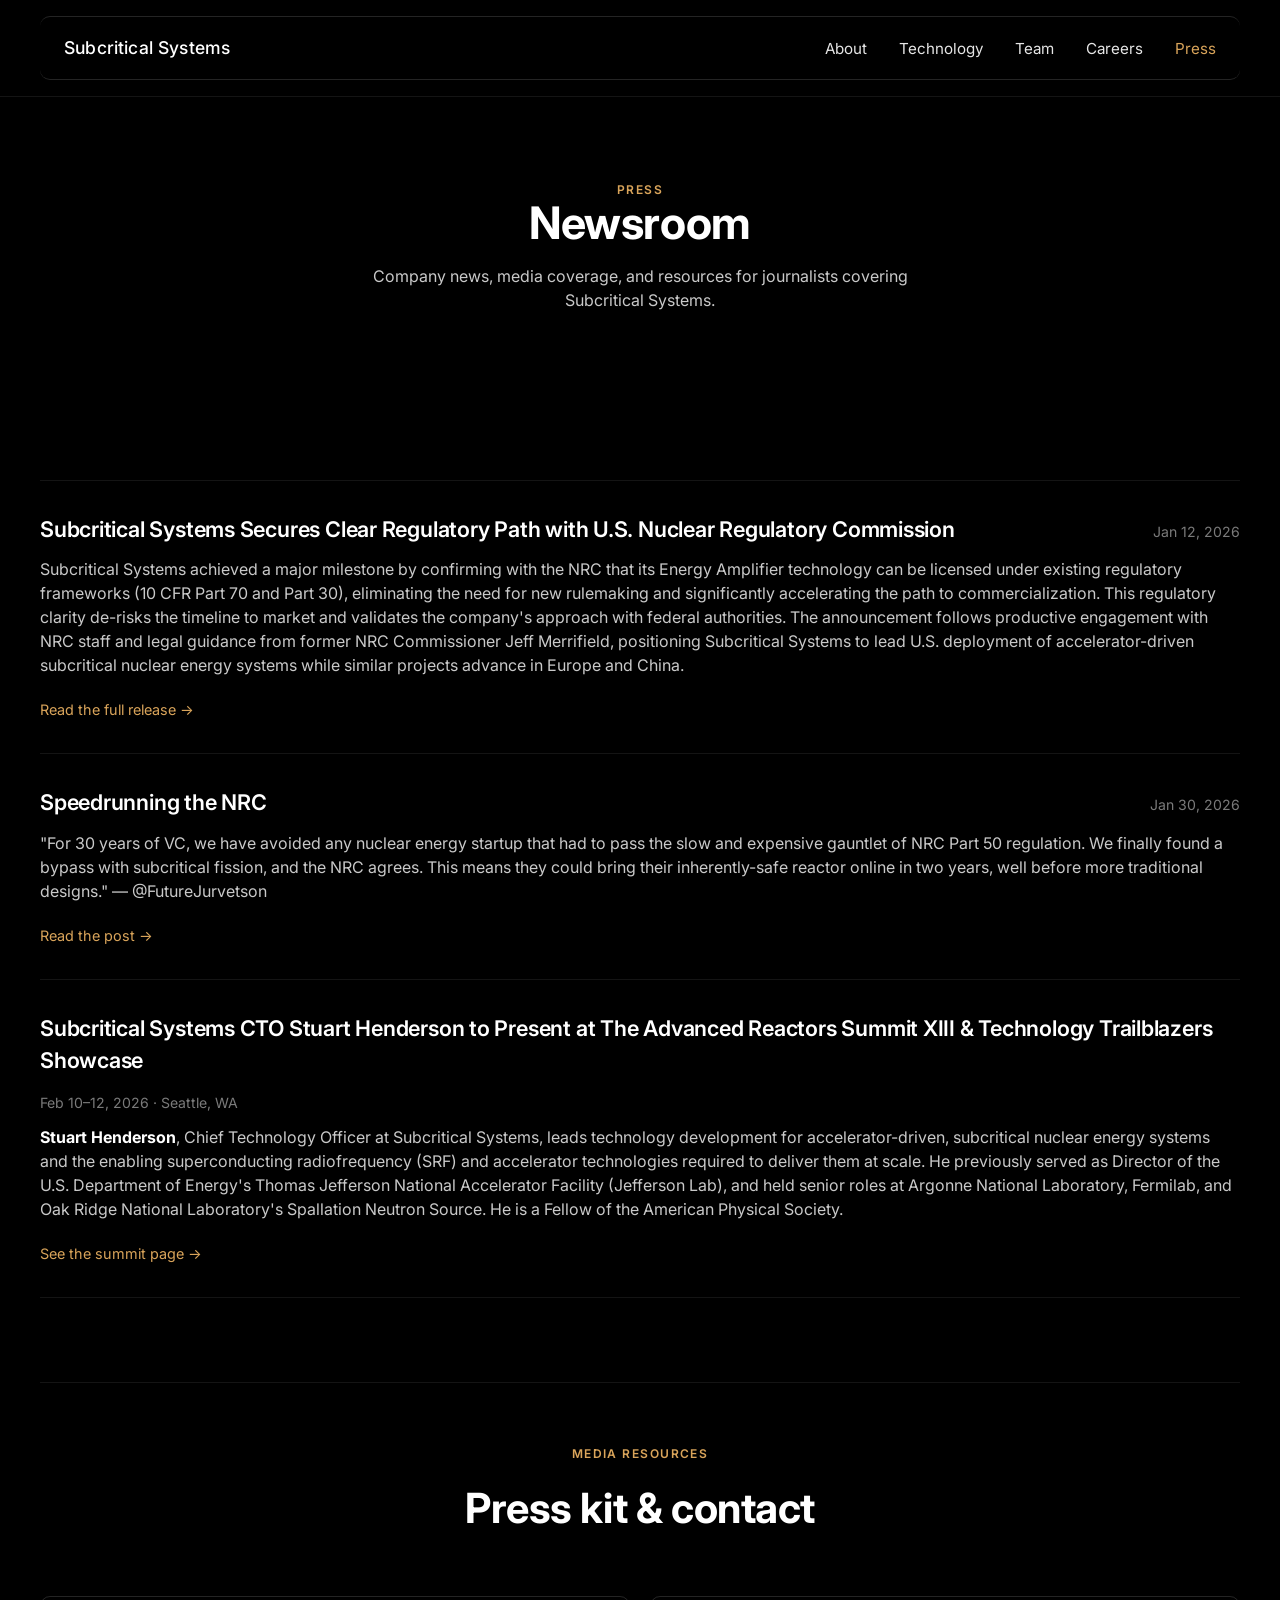
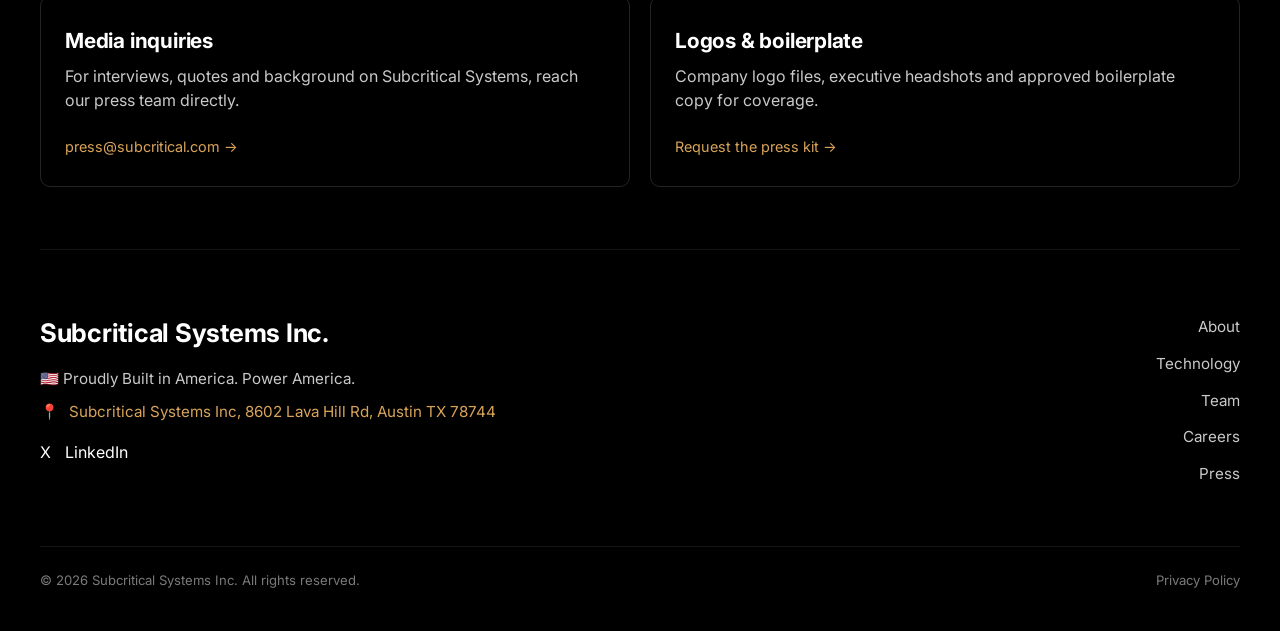
<file: press.html>
<!DOCTYPE html>
<html lang="en">
<head>
<meta charset="UTF-8">
<meta name="viewport" content="width=device-width, initial-scale=1.0">
<title>Press | Subcritical Systems</title>
<meta name="description" content="News, press releases and media resources from Subcritical Systems.">
<link rel="preconnect" href="https://fonts.googleapis.com">
<link rel="preconnect" href="https://fonts.gstatic.com" crossorigin>
<link href="https://fonts.googleapis.com/css2?family=Inter:wght@400;500;600;700;800&display=swap" rel="stylesheet">
<link rel="stylesheet" href="css/style.css">
</head>
<body>
<a class="skip-link" href="#main">Skip to content</a>

<div class="nav-wrap">
  <nav class="nav container" style="border-left:0;border-right:0;">
    <a href="index.html#hero" class="nav-logo">Subcritical Systems</a>
    <button class="nav-toggle" id="navToggle" aria-label="Toggle menu" aria-expanded="false">☰</button>
    <ul class="nav-links" id="navLinks">
      <li><a href="index.html#aboutus">About</a></li>
      <li><a href="index.html#technology">Technology</a></li>
      <li><a href="index.html#team">Team</a></li>
      <li><a href="careers.html">Careers</a></li>
      <li><a href="press.html" class="is-active">Press</a></li>
    </ul>
  </nav>
</div>

<main id="main">

  <section class="page-hero container">
    <p class="eyebrow">Press</p>
    <h1 style="font-size:clamp(2rem,4vw,2.8rem);">Newsroom</h1>
    <p>Company news, media coverage, and resources for journalists covering Subcritical Systems.</p>
  </section>

  <section class="container">
    <div class="news-item">
      <div class="news-head">
        <h3><a href="https://www.globenewswire.com/news-release/2026/01/12/3217171/0/en/Subcritical-Systems-Announces-Planned-Licensing-Pathway-for-Accelerator-Driven-Subcritical-Energy-Amplifier-Under-Existing-NRC-Regulations.html" target="_blank" rel="noopener">Subcritical Systems Secures Clear Regulatory Path with U.S. Nuclear Regulatory Commission</a></h3>
        <span class="news-date">Jan 12, 2026</span>
      </div>
      <p>Subcritical Systems achieved a major milestone by confirming with the NRC that its Energy Amplifier technology can be licensed under existing regulatory frameworks (10 CFR Part 70 and Part 30), eliminating the need for new rulemaking and significantly accelerating the path to commercialization. This regulatory clarity de-risks the timeline to market and validates the company's approach with federal authorities. The announcement follows productive engagement with NRC staff and legal guidance from former NRC Commissioner Jeff Merrifield, positioning Subcritical Systems to lead U.S. deployment of accelerator-driven subcritical nuclear energy systems while similar projects advance in Europe and China.</p>
      <a class="read-more" href="https://www.globenewswire.com/news-release/2026/01/12/3217171/0/en/Subcritical-Systems-Announces-Planned-Licensing-Pathway-for-Accelerator-Driven-Subcritical-Energy-Amplifier-Under-Existing-NRC-Regulations.html" target="_blank" rel="noopener">Read the full release →</a>
    </div>

    <div class="news-item">
      <div class="news-head">
        <h3><a href="https://x.com/FutureJurvetson/status/2010871563386523789?s=20" target="_blank" rel="noopener">Speedrunning the NRC</a></h3>
        <span class="news-date">Jan 30, 2026</span>
      </div>
      <p>"For 30 years of VC, we have avoided any nuclear energy startup that had to pass the slow and expensive gauntlet of NRC Part 50 regulation. We finally found a bypass with subcritical fission, and the NRC agrees. This means they could bring their inherently-safe reactor online in two years, well before more traditional designs." — @FutureJurvetson</p>
      <a class="read-more" href="https://x.com/FutureJurvetson/status/2010871563386523789?s=20" target="_blank" rel="noopener">Read the post →</a>
    </div>

    <div class="news-item">
      <div class="news-head">
        <h3><a href="https://www.arsummit.org/copy-of-2025-speakers" target="_blank" rel="noopener">Subcritical Systems CTO Stuart Henderson to Present at The Advanced Reactors Summit XIII &amp; Technology Trailblazers Showcase</a></h3>
        <span class="news-date">Feb 10&ndash;12, 2026 · Seattle, WA</span>
      </div>
      <p><strong style="color:#fff;">Stuart Henderson</strong>, Chief Technology Officer at Subcritical Systems, leads technology development for accelerator-driven, subcritical nuclear energy systems and the enabling superconducting radiofrequency (SRF) and accelerator technologies required to deliver them at scale. He previously served as Director of the U.S. Department of Energy's Thomas Jefferson National Accelerator Facility (Jefferson Lab), and held senior roles at Argonne National Laboratory, Fermilab, and Oak Ridge National Laboratory's Spallation Neutron Source. He is a Fellow of the American Physical Society.</p>
      <a class="read-more" href="https://www.arsummit.org/copy-of-2025-speakers" target="_blank" rel="noopener">See the summit page →</a>
    </div>
  </section>

  <section class="container tight" style="border-top:1px solid var(--border-soft);">
    <div class="section-head center">
      <p class="eyebrow">Media resources</p>
      <h2>Press kit &amp; contact</h2>
    </div>
    <div class="path-grid">
      <div class="path-card">
        <h3>Media inquiries</h3>
        <p>For interviews, quotes and background on Subcritical Systems, reach our press team directly.</p>
        <a class="path-link" href="mailto:press@subcritical.com">press@subcritical.com →</a>
      </div>
      <div class="path-card">
        <h3>Logos &amp; boilerplate</h3>
        <p>Company logo files, executive headshots and approved boilerplate copy for coverage.</p>
        <a class="path-link" href="mailto:press@subcritical.com">Request the press kit →</a>
      </div>
    </div>
  </section>

</main>

<footer class="footer container">
  <div class="footer-grid">
    <div class="footer-brand">
      <h3>Subcritical Systems Inc.</h3>
      <div class="footer-line">🇺🇸 Proudly Built in America. Power America.</div>
      <div class="footer-line">📍 <a class="address-link" href="https://maps.google.com/?q=8602+Lava+Hill+Rd,+Austin,+TX+78744" target="_blank" rel="noopener">Subcritical Systems Inc, 8602 Lava Hill Rd, Austin TX 78744</a></div>
      <div class="social-links" style="margin-top:16px;">
        <a href="https://x.com/subcritical_sys/" target="_blank" rel="noopener">X</a>
        <a href="https://www.linkedin.com/company/subcritical-systems-inc/" target="_blank" rel="noopener">LinkedIn</a>
      </div>
    </div>
    <ul class="footer-links">
      <li><a href="index.html#aboutus">About</a></li>
      <li><a href="index.html#technology">Technology</a></li>
      <li><a href="index.html#team">Team</a></li>
      <li><a href="careers.html">Careers</a></li>
      <li><a href="press.html">Press</a></li>
    </ul>
  </div>
  <div class="footer-bottom">
    <span>© 2026 Subcritical Systems Inc. All rights reserved.</span>
    <a href="privacy.html">Privacy Policy</a>
  </div>
</footer>

<script src="js/main.js"></script>
</body>
</html>
</file>
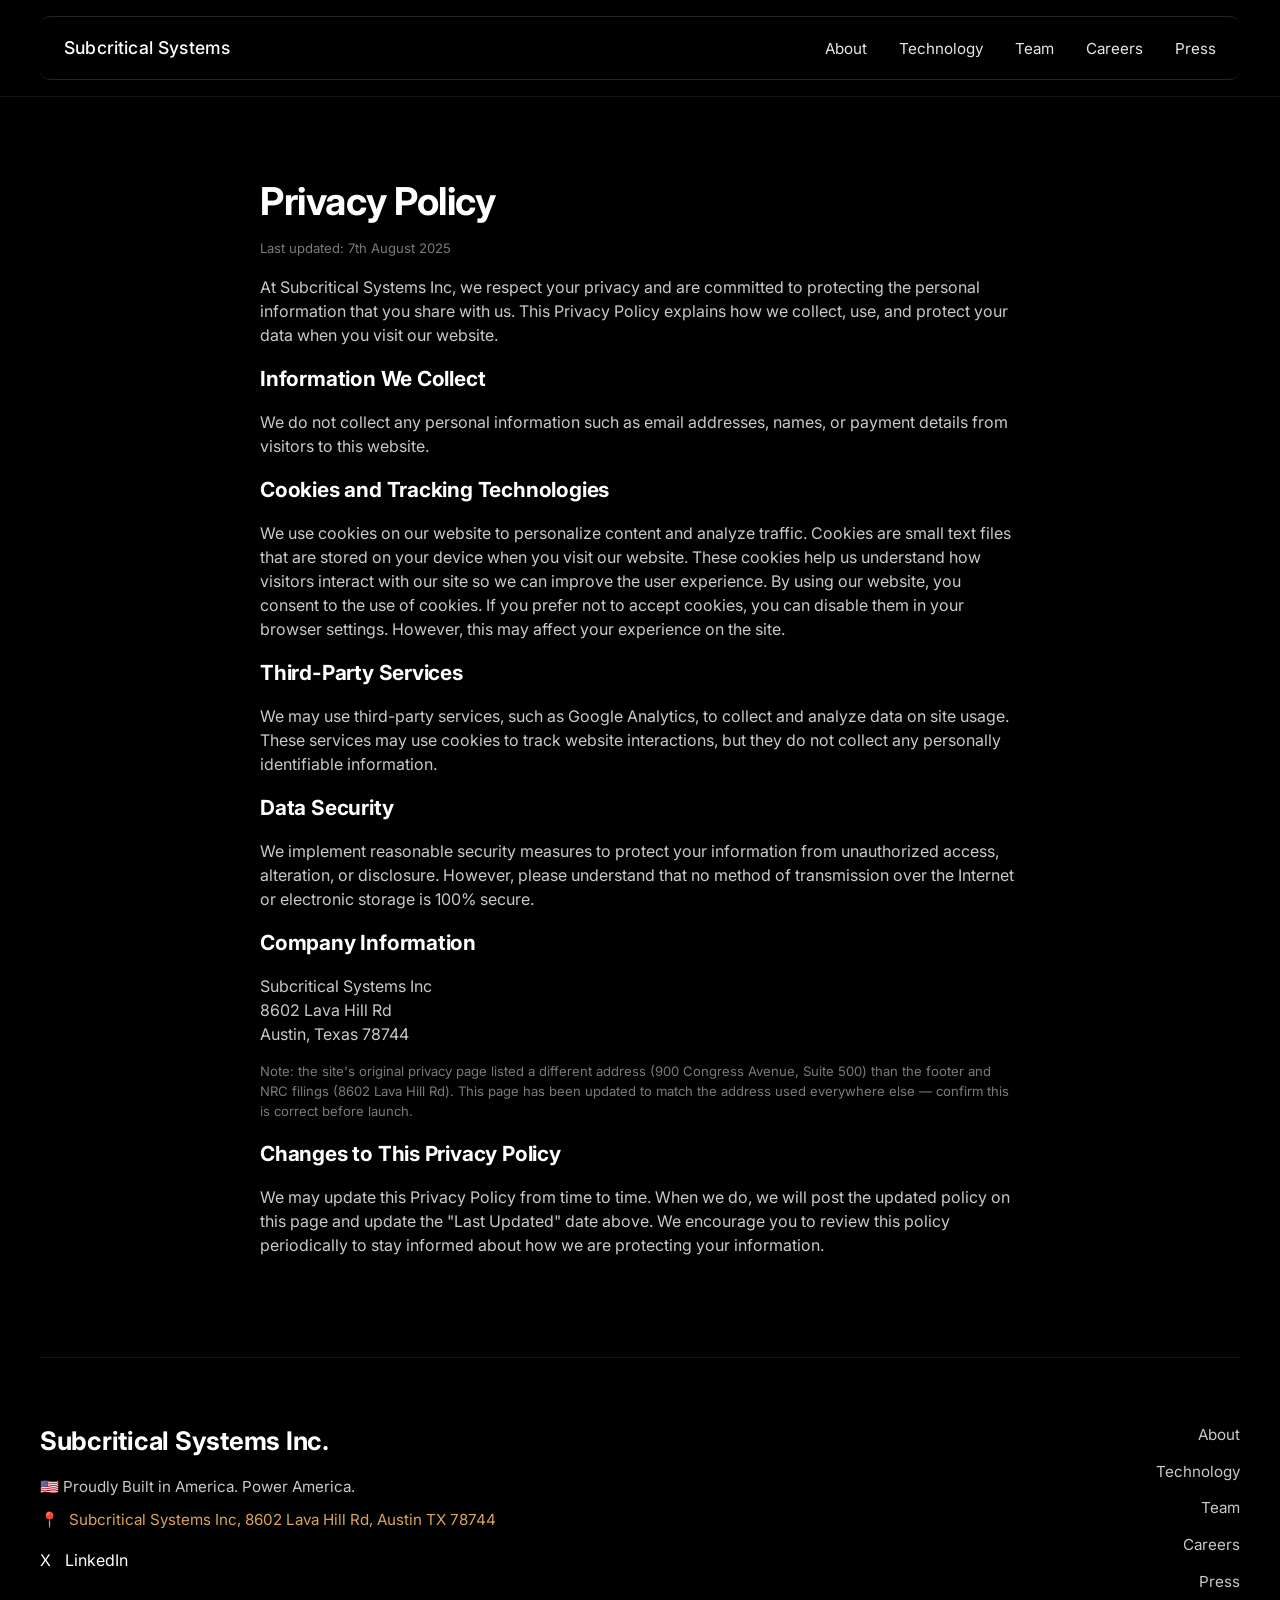
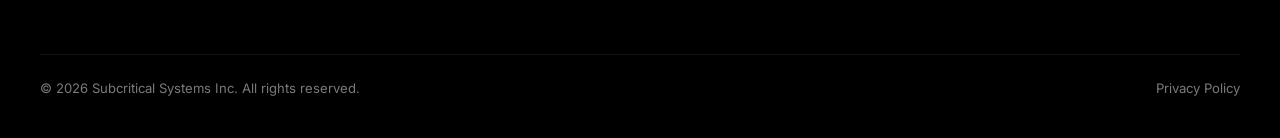
<file: privacy.html>
<!DOCTYPE html>
<html lang="en">
<head>
<meta charset="UTF-8">
<meta name="viewport" content="width=device-width, initial-scale=1.0">
<title>Privacy Policy | Subcritical Systems</title>
<link rel="preconnect" href="https://fonts.googleapis.com">
<link rel="preconnect" href="https://fonts.gstatic.com" crossorigin>
<link href="https://fonts.googleapis.com/css2?family=Inter:wght@400;500;600;700;800&display=swap" rel="stylesheet">
<link rel="stylesheet" href="css/style.css">
</head>
<body>
<a class="skip-link" href="#main">Skip to content</a>

<div class="nav-wrap">
  <nav class="nav container" style="border-left:0;border-right:0;">
    <a href="index.html#hero" class="nav-logo">Subcritical Systems</a>
    <button class="nav-toggle" id="navToggle" aria-label="Toggle menu" aria-expanded="false">☰</button>
    <ul class="nav-links" id="navLinks">
      <li><a href="index.html#aboutus">About</a></li>
      <li><a href="index.html#technology">Technology</a></li>
      <li><a href="index.html#team">Team</a></li>
      <li><a href="careers.html">Careers</a></li>
      <li><a href="press.html">Press</a></li>
    </ul>
  </nav>
</div>

<main id="main">
  <section class="container" style="max-width:760px;padding-top:64px;">
    <h1>Privacy Policy</h1>
    <p class="form-note">Last updated: 7th August 2025</p>

    <p>At Subcritical Systems Inc, we respect your privacy and are committed to protecting the personal information that you share with us. This Privacy Policy explains how we collect, use, and protect your data when you visit our website.</p>

    <h3>Information We Collect</h3>
    <p>We do not collect any personal information such as email addresses, names, or payment details from visitors to this website.</p>

    <h3>Cookies and Tracking Technologies</h3>
    <p>We use cookies on our website to personalize content and analyze traffic. Cookies are small text files that are stored on your device when you visit our website. These cookies help us understand how visitors interact with our site so we can improve the user experience. By using our website, you consent to the use of cookies. If you prefer not to accept cookies, you can disable them in your browser settings. However, this may affect your experience on the site.</p>

    <h3>Third-Party Services</h3>
    <p>We may use third-party services, such as Google Analytics, to collect and analyze data on site usage. These services may use cookies to track website interactions, but they do not collect any personally identifiable information.</p>

    <h3>Data Security</h3>
    <p>We implement reasonable security measures to protect your information from unauthorized access, alteration, or disclosure. However, please understand that no method of transmission over the Internet or electronic storage is 100% secure.</p>

    <h3>Company Information</h3>
    <p>
      Subcritical Systems Inc<br>
      8602 Lava Hill Rd<br>
      Austin, Texas 78744
    </p>
    <p class="form-note">Note: the site's original privacy page listed a different address (900 Congress Avenue, Suite 500) than the footer and NRC filings (8602 Lava Hill Rd). This page has been updated to match the address used everywhere else — confirm this is correct before launch.</p>

    <h3>Changes to This Privacy Policy</h3>
    <p>We may update this Privacy Policy from time to time. When we do, we will post the updated policy on this page and update the "Last Updated" date above. We encourage you to review this policy periodically to stay informed about how we are protecting your information.</p>
  </section>
</main>

<footer class="footer container">
  <div class="footer-grid">
    <div class="footer-brand">
      <h3>Subcritical Systems Inc.</h3>
      <div class="footer-line">🇺🇸 Proudly Built in America. Power America.</div>
      <div class="footer-line">📍 <a class="address-link" href="https://maps.google.com/?q=8602+Lava+Hill+Rd,+Austin,+TX+78744" target="_blank" rel="noopener">Subcritical Systems Inc, 8602 Lava Hill Rd, Austin TX 78744</a></div>
      <div class="social-links" style="margin-top:16px;">
        <a href="https://x.com/subcritical_sys/" target="_blank" rel="noopener">X</a>
        <a href="https://www.linkedin.com/company/subcritical-systems-inc/" target="_blank" rel="noopener">LinkedIn</a>
      </div>
    </div>
    <ul class="footer-links">
      <li><a href="index.html#aboutus">About</a></li>
      <li><a href="index.html#technology">Technology</a></li>
      <li><a href="index.html#team">Team</a></li>
      <li><a href="careers.html">Careers</a></li>
      <li><a href="press.html">Press</a></li>
    </ul>
  </div>
  <div class="footer-bottom">
    <span>© 2026 Subcritical Systems Inc. All rights reserved.</span>
    <a href="privacy.html">Privacy Policy</a>
  </div>
</footer>

<script src="js/main.js"></script>
</body>
</html>
</file>
<file: css/style.css>
/* ==========================================================================
   Subcritical Systems — rebuild stylesheet
   Theme matched from client screenshots: pure black canvas, white type,
   hairline borders, one warm accent pulled from the technology diagram.
   Font: Inter (closest safe match to the screenshots — confirm with client
   whether they use a licensed alternative before this ships).
   ========================================================================== */

:root {
  --black: #000000;
  --near-black: #0a0a0a;
  --panel: #0f0f0f;
  --border: rgba(255, 255, 255, 0.14);
  --border-soft: rgba(255, 255, 255, 0.08);
  --white: #ffffff;
  --gray-300: #c9c9c9;
  --gray-400: #a0a0a0;
  --gray-500: #7a7a7a;
  --accent: #d9a45a; /* warm gold, pulled from the proton-beam line in the diagram */
  --accent-soft: rgba(217, 164, 90, 0.15);
  --accent-blue: #7fb0d9; /* coolant-loop blue from the diagram */
  --radius: 10px;
  --radius-sm: 6px;
  --max-width: 1200px;
  --gutter: 24px;
  --font-sans: "Inter", -apple-system, BlinkMacSystemFont, "Segoe UI", Helvetica, Arial, sans-serif;
  --ease: cubic-bezier(0.16, 1, 0.3, 1);
}

* { box-sizing: border-box; }
html { scroll-behavior: smooth; }

body {
  margin: 0;
  background: var(--black);
  color: var(--white);
  font-family: var(--font-sans);
  -webkit-font-smoothing: antialiased;
  line-height: 1.5;
}

@media (prefers-reduced-motion: reduce) {
  html { scroll-behavior: auto; }
  * { animation-duration: 0.001ms !important; animation-iteration-count: 1 !important; transition-duration: 0.001ms !important; }
}

img { max-width: 100%; display: block; }
a { color: inherit; text-decoration: none; }
button { font-family: inherit; }

.container {
  max-width: var(--max-width);
  margin: 0 auto;
  padding: 0 var(--gutter);
}

/* ---------- Nav ---------- */

.nav-wrap {
  position: sticky;
  top: 0;
  z-index: 50;
  background: rgba(0, 0, 0, 0.85);
  backdrop-filter: blur(10px);
  border-bottom: 1px solid var(--border-soft);
}

.nav {
  display: flex;
  align-items: center;
  justify-content: space-between;
  max-width: var(--max-width);
  margin: 0 auto;
  padding: 18px var(--gutter);
  border: 1px solid var(--border);
  border-radius: var(--radius);
  margin-top: 16px;
  margin-bottom: 16px;
}

.nav-logo {
  font-size: 1.1rem;
  font-weight: 500;
  letter-spacing: 0.01em;
}

.nav-links {
  display: flex;
  gap: 32px;
  list-style: none;
  margin: 0;
  padding: 0;
}

.nav-links a {
  font-size: 0.95rem;
  color: var(--white);
  opacity: 0.9;
  transition: opacity 0.2s var(--ease);
}
.nav-links a:hover { opacity: 1; }
.nav-links a.is-active { color: var(--accent); opacity: 1; }

.nav-toggle {
  display: none;
  background: none;
  border: 1px solid var(--border);
  border-radius: var(--radius-sm);
  color: var(--white);
  padding: 8px 10px;
  cursor: pointer;
}

@media (max-width: 800px) {
  .nav-links {
    position: fixed;
    inset: 76px 16px auto 16px;
    background: var(--near-black);
    border: 1px solid var(--border);
    border-radius: var(--radius);
    flex-direction: column;
    padding: 20px;
    gap: 16px;
    display: none;
  }
  .nav-links.is-open { display: flex; }
  .nav-toggle { display: block; }
}

/* ---------- Sections / type ---------- */
section { padding: 84px 0 !important; }
section.tight { padding: 62px 0 !important; }

.eyebrow {
  text-transform: uppercase;
  letter-spacing: 0.12em;
  font-size: 0.75rem;
  color: var(--accent);
  font-weight: 600;
  margin: 0 0 14px;
}

h1, h2, h3, h4 { font-weight: 700; margin: 0 0 16px; letter-spacing: -0.01em; }
h1 { font-size: clamp(1.45rem, 3.33vw, 2.4rem); line-height: 1.08; }
h2 { font-size: clamp(1.8rem, 3.4vw, 2.6rem); }
h3 { font-size: 1.3rem; }

p { color: var(--gray-300); margin: 0 0 16px; }
p.lede { font-size: 1.15rem; color: var(--gray-300); max-width: 700px; }

.center { text-align: center; }
.section-head { max-width: 720px; margin: 0 auto 56px; }
.section-head.left { margin-left: 0; }

/* ---------- Buttons ---------- */

.btn {
  display: inline-flex;
  align-items: center;
  gap: 8px;
  padding: 13px 26px;
  border-radius: var(--radius-sm);
  font-size: 0.95rem;
  font-weight: 600;
  cursor: pointer;
  border: 1px solid transparent;
  transition: transform 0.15s var(--ease), background 0.2s var(--ease), border-color 0.2s var(--ease);
}
.btn:hover { transform: translateY(-1px); }

.btn-primary { background: var(--white); color: var(--black); }
.btn-primary:hover { background: var(--accent); }

.btn-outline { background: transparent; color: var(--white); border-color: var(--border); }
.btn-outline:hover { border-color: var(--white); }

.btn-row { display: flex; gap: 16px; flex-wrap: wrap; }

/* ---------- Hero ---------- */

.hero {
  padding: 72px 0 40px;
  text-align: center;
}

.hero-mark {
  position: relative;
  width: 100%;
  max-width: 960px;
  margin: 0 auto 8px;
  display: flex;
  align-items: center;
  justify-content: center;
}

.hero-mark svg { width: 100%; height: auto; overflow: visible; }

.hero-mark-video {
  width: 100%;
  height: auto;
  aspect-ratio: 960 / 520;
  display: block;
  object-fit: contain;
  background-color: transparent;
  pointer-events: none;
}

.hero-wordmark {
  position: absolute;
  left: 4%;
  top: 50%;
  transform: translateY(-50%);
  font-size: clamp(1.8rem, 4.4vw, 3rem);
  font-weight: 800;
  line-height: 1.05;
  text-align: left;
}

.beam-dot {
  transform-origin: center;
  animation: pulse-dot 2.4s ease-in-out infinite;
}
.beam-ray {
  stroke-dasharray: 4 4000;
  animation: draw-ray 2.6s var(--ease) forwards, ray-shimmer 3.6s ease-in-out infinite;
  animation-delay: 0s, 2.6s;
  transform-origin: center;
}
.beam-ray-trail {
  animation: orbit-trail linear infinite;
  transform-box: fill-box;
  transform-origin: center;
}
.hero-mark-group {
  animation: mark-breathe 7s ease-in-out infinite;
  transform-origin: center;
}
@keyframes pulse-dot {
  0%, 100% { r: 5; opacity: 1; }
  50% { r: 8; opacity: 0.7; }
}
@keyframes draw-ray {
  from { stroke-dashoffset: 4000; }
  to { stroke-dashoffset: 0; }
}
@keyframes ray-shimmer {
  0%, 100% { opacity: 1; }
  50% { opacity: 0.45; }
}
@keyframes orbit-trail {
  from { transform: rotate(0deg); }
  to { transform: rotate(360deg); }
}
@keyframes mark-breathe {
  0%, 100% { transform: scale(1); }
  50% { transform: scale(1.015); }
}

@media (prefers-reduced-motion: reduce) {
  .beam-ray, .beam-ray-trail, .hero-mark-group, .beam-dot {
    animation: none !important;
  }
}

.hero h1 { margin-top: 12px; }

.hero-sub {
  font-size: 1.1rem;
  color: var(--gray-300);
  max-width: 640px;
  margin: 18px auto 32px;
}

.hero .btn-row { justify-content: center; margin-top: 8px; }

/* ---------- Revolutionizing / intro split ---------- */

.split {
  display: grid;
  grid-template-columns: 1fr 1.3fr;
  gap: 48px;
  align-items: center;
}
@media (max-width: 860px) {
  .split { grid-template-columns: 1fr; }
}

.split-media {
  border-radius: var(--radius);
  overflow: hidden;
  border: 1px solid var(--border-soft);
}
.split-media img { width: 100%; height: 100%; object-fit: cover; }

/* ---------- About + differentiator hover card ---------- */

.about-grid {
  display: grid;
  grid-template-columns: 1fr;
  gap: 28px;
  max-width: 820px;
  margin: 0 auto;
}

.diff-card {
  position: relative;
  border: 1px solid var(--border);
  border-radius: var(--radius);
  padding: 22px 24px;
  cursor: default;
  overflow: hidden;
  transition: border-color 0.25s var(--ease);
}
.diff-card:hover { border-color: var(--accent); }

.diff-card-head {
  display: flex;
  align-items: center;
  justify-content: space-between;
  gap: 12px;
}
.diff-card-head span { font-size: 0.85rem; color: var(--accent); font-weight: 600; }

.diff-reveal {
  max-height: 0;
  opacity: 0;
  overflow: hidden;
  transition: max-height 0.35s var(--ease), opacity 0.3s var(--ease), margin 0.35s var(--ease);
}
.diff-card:hover .diff-reveal,
.diff-card:focus-within .diff-reveal {
  max-height: 220px;
  opacity: 1;
  margin-top: 14px;
}

/* ---------- Technology diagram ---------- */

.diagram-wrap {
  border: 1px solid var(--border-soft);
  border-radius: var(--radius);
  padding: 32px;
  background: radial-gradient(ellipse at 50% 0%, rgba(217,164,90,0.06), transparent 60%);
}

.diagram-image-wrap {
  position: relative;
  width: 100%;
  line-height: 0;
  border-radius: var(--radius-sm);
  overflow: hidden;
}

.diagram-img {
  width: 100%;
  height: auto;
  display: block;
  transition: filter 0.4s var(--ease), opacity 0.4s var(--ease);
}

/* "Beam off" state: dim + desaturate the whole diagram */
.diagram-image-wrap.beam-off .diagram-img {
  filter: grayscale(0.6) brightness(0.55);
  opacity: 0.85;
}

.hotspot {
  position: absolute;
  background: transparent;
  border: 1px solid transparent;
  border-radius: var(--radius-sm);
  padding: 0;
  margin: 0;
  cursor: pointer;
  transition: background 0.2s var(--ease), border-color 0.2s var(--ease), box-shadow 0.2s var(--ease);
}
.hotspot:hover,
.hotspot:focus-visible,
.hotspot.is-active {
  background: var(--accent-soft);
  border-color: var(--accent);
  box-shadow: 0 0 18px rgba(217, 164, 90, 0.45);
  outline: none;
}

.diagram-tooltip {
  margin-top: 20px;
  border: 1px solid var(--border);
  border-radius: var(--radius-sm);
  padding: 16px 18px;
  min-height: 64px;
  display: flex;
  align-items: center;
  gap: 12px;
}
.diagram-tooltip .tag {
  font-size: 0.7rem;
  text-transform: uppercase;
  letter-spacing: 0.08em;
  color: var(--accent);
  border: 1px solid var(--accent);
  border-radius: 999px;
  padding: 3px 10px;
  white-space: nowrap;
}
.diagram-tooltip p { margin: 0; color: var(--gray-300); }

.beam-toggle-row {
  display: flex;
  align-items: center;
  gap: 14px;
  margin-top: 20px;
  justify-content: center;
}
.beam-toggle {
  position: relative;
  width: 52px;
  height: 28px;
  border-radius: 999px;
  border: 1px solid var(--border);
  background: var(--panel);
  cursor: pointer;
}
.beam-toggle::after {
  content: "";
  position: absolute;
  top: 3px;
  left: 3px;
  width: 20px;
  height: 20px;
  border-radius: 50%;
  background: var(--gray-500);
  transition: transform 0.25s var(--ease), background 0.25s var(--ease);
}
.beam-toggle.is-on::after { transform: translateX(24px); background: var(--accent); }
.beam-toggle.is-on { border-color: var(--accent); }
.beam-toggle-label { font-size: 0.9rem; color: var(--gray-400); }

/* ---------- Advantage / feature cards ---------- */

.card-grid {
  display: grid;
  grid-template-columns: repeat(3, 1fr);
  gap: 24px;
}
@media (max-width: 860px) {
  .card-grid { grid-template-columns: 1fr; }
}

.card {
  border: 1px solid var(--border);
  border-radius: var(--radius);
  padding: 32px 26px;
  text-align: center;
}
.card .icon {
  width: 44px;
  height: 44px;
  margin: 0 auto 18px;
  color: var(--accent);
}
.card h3 { margin-bottom: 10px; }
.card p { margin: 0; font-size: 0.95rem; }

/* ---------- Comparison table ---------- */

.compare-wrap { overflow-x: auto; margin-top: 12px; }
table.compare {
  width: 100%;
  border-collapse: collapse;
  min-width: 640px;
}
table.compare th, table.compare td {
  border: 1px solid var(--border-soft);
  padding: 14px 16px;
  text-align: left;
  font-size: 0.92rem;
  vertical-align: top;
}
table.compare th {
  color: var(--white);
  font-weight: 600;
  background: var(--panel);
}
table.compare td { color: var(--gray-300); }
table.compare th:first-child, table.compare td:first-child { color: var(--gray-400); font-weight: 500; }
table.compare td.highlight { color: var(--white); border-color: var(--accent); background: var(--accent-soft); }

/* ---------- Team ---------- */

.team-grid {
  display: grid;
  grid-template-columns: repeat(auto-fit, minmax(220px, 1fr));
  gap: 24px;
  margin-top: 44px;
}
.team-card {
  border: 1px solid var(--border);
  border-radius: var(--radius);
  padding: 24px;
  text-align: center;
}
.team-photo {
  width: 92px;
  height: 92px;
  border-radius: 50%;
  margin: 0 auto 16px;
  background: var(--panel);
  border: 1px solid var(--border-soft);
  display: flex;
  align-items: center;
  justify-content: center;
  font-weight: 700;
  font-size: 1.4rem;
  color: var(--gray-400);
}
.team-name { font-weight: 600; margin-bottom: 2px; }
.team-role { color: var(--accent); font-size: 0.85rem; margin-bottom: 12px; }
.team-bio { font-size: 0.88rem; color: var(--gray-400); margin: 0; }
.team-note {
  margin-top: 28px;
  font-size: 0.82rem;
  color: var(--gray-500);
  border-left: 2px solid var(--border);
  padding-left: 14px;
}

/* ---------- Careers preview (home) ---------- */

.role-preview-grid {
  display: grid;
  grid-template-columns: repeat(auto-fit, minmax(240px, 1fr));
  gap: 16px;
  margin: 36px 0;
}
.role-preview-card {
  border: 1px solid var(--border-soft);
  border-radius: var(--radius-sm);
  padding: 18px 20px;
  transition: border-color 0.2s var(--ease);
}
.role-preview-card:hover { border-color: var(--accent); }
.role-preview-card .cat { font-size: 0.72rem; text-transform: uppercase; letter-spacing: 0.08em; color: var(--accent); }
.role-preview-card h4 { margin: 8px 0 4px; font-size: 1rem; font-weight: 600; }
.role-preview-card .loc { font-size: 0.85rem; color: var(--gray-500); }

/* ---------- Proof strip ---------- */

.proof-strip {
  display: grid;
  grid-template-columns: repeat(auto-fit, minmax(200px, 1fr));
  gap: 20px;
  border-top: 1px solid var(--border-soft);
  border-bottom: 1px solid var(--border-soft);
  padding: 28px 0;
}
.proof-item { text-align: center; }
.proof-item .stat { font-size: 1.6rem; font-weight: 700; }
.proof-item .label { font-size: 0.82rem; color: var(--gray-500); margin-top: 4px; }

/* ---------- News / press ---------- */

.news-item {
  padding: 32px 0;
  border-bottom: 1px solid var(--border-soft);
}
.news-item:first-of-type { border-top: 1px solid var(--border-soft); }
.news-head {
  display: flex;
  justify-content: space-between;
  align-items: baseline;
  gap: 16px;
  flex-wrap: wrap;
}
.news-head h3 { margin: 0; font-size: 1.35rem; font-weight: 600; }
.news-date { color: var(--gray-500); font-size: 0.88rem; white-space: nowrap; }
.news-item p { margin-top: 12px; }
.news-item .read-more { display: inline-block; margin-top: 6px; color: var(--accent); font-size: 0.9rem; }

/* ---------- FAQ ---------- */

.faq-item {
  border-bottom: 1px solid var(--border-soft);
}
.faq-q {
  width: 100%;
  text-align: left;
  background: none;
  border: none;
  color: var(--white);
  padding: 20px 0;
  font-size: 1.02rem;
  font-weight: 600;
  display: flex;
  justify-content: space-between;
  align-items: center;
  cursor: pointer;
}
.faq-q .plus { transition: transform 0.25s var(--ease); color: var(--accent); font-size: 1.2rem; }
.faq-item.is-open .plus { transform: rotate(45deg); }
.faq-a {
  max-height: 0;
  overflow: hidden;
  transition: max-height 0.3s var(--ease);
}
.faq-item.is-open .faq-a { max-height: 240px; }
.faq-a p { padding-bottom: 20px; margin: 0; }

/* ---------- Audience paths ---------- */

.path-grid {
  display: grid;
  grid-template-columns: repeat(auto-fit, minmax(240px, 1fr));
  gap: 20px;
}
.path-card {
  border: 1px solid var(--border);
  border-radius: var(--radius);
  padding: 28px 24px;
}
.path-card h3 { margin-bottom: 8px; }
.path-card a.path-link { color: var(--accent); font-size: 0.9rem; display: inline-block; margin-top: 8px; }

/* ---------- Contact form ---------- */

.contact-grid {
  display: grid;
  grid-template-columns: 1fr 1fr;
  gap: 48px;
}
@media (max-width: 800px) { .contact-grid { grid-template-columns: 1fr; } }

.field { margin-bottom: 18px; }
.field label {
  display: block;
  font-size: 0.85rem;
  color: var(--gray-400);
  margin-bottom: 6px;
}
.field input, .field select, .field textarea {
  width: 100%;
  background: var(--panel);
  border: 1px solid var(--border);
  border-radius: var(--radius-sm);
  padding: 12px 14px;
  color: var(--white);
  font-family: inherit;
  font-size: 0.95rem;
}
.field input:focus, .field select:focus, .field textarea:focus {
  outline: none;
  border-color: var(--accent);
}
.field textarea { min-height: 120px; resize: vertical; }
.form-note { font-size: 0.82rem; color: var(--gray-500); margin-top: 8px; }

.map-embed {
  border: 1px solid var(--border-soft);
  border-radius: var(--radius);
  overflow: hidden;
  height: 240px;
}
.map-embed iframe { width: 100%; height: 100%; border: 0; filter: grayscale(1) invert(0.9) contrast(0.9); }

.address-link { color: var(--accent); }
.address-link:hover { text-decoration: underline; }

/* ---------- Careers page ---------- */

.role-search {
  max-width: 520px;
  margin: 0 auto 40px;
}
.role-search label {
  display: block;
  font-size: 0.85rem;
  color: var(--gray-500);
  margin-bottom: 8px;
}
.role-search-input-wrap {
  position: relative;
}
.role-search-input-wrap svg {
  position: absolute;
  left: 14px;
  top: 50%;
  transform: translateY(-50%);
  color: var(--gray-500);
}
.role-search input {
  width: 100%;
  background: var(--panel);
  border: 1px solid var(--border);
  border-radius: var(--radius-sm);
  padding: 13px 14px 13px 42px;
  color: var(--white);
  font-size: 0.95rem;
}
.role-search input:focus { outline: none; border-color: var(--accent); }

.dept-filters {
  display: flex;
  flex-wrap: wrap;
  gap: 10px;
  justify-content: center;
  margin: -16px auto 32px;
  max-width: 720px;
}
.dept-chip {
  border: 1px solid var(--border);
  border-radius: 999px;
  padding: 7px 16px;
  font-size: 0.82rem;
  color: var(--gray-400);
  cursor: pointer;
  background: none;
}
.dept-chip.is-active { color: var(--black); background: var(--white); border-color: var(--white); }

.role-row {
  display: grid;
  grid-template-columns: 1fr auto auto;
  gap: 20px;
  align-items: center;
  border: 1px solid var(--border);
  border-radius: var(--radius-sm);
  padding: 22px 26px;
  margin-bottom: 14px;
}
@media (max-width: 700px) {
  .role-row { grid-template-columns: 1fr; text-align: left; }
}
.role-row .label { font-size: 0.72rem; letter-spacing: 0.08em; text-transform: uppercase; color: var(--gray-500); margin-bottom: 4px; }
.role-row .title { font-size: 1.05rem; font-weight: 600; }
.role-row .dept-tag { display: inline-block; font-size: 0.72rem; color: var(--accent); margin-top: 4px; }
.role-actions { display: flex; gap: 10px; white-space: nowrap; }
.role-row.is-hidden { display: none; }

.no-results { text-align: center; color: var(--gray-500); padding: 40px 0; display: none; }
.no-results.is-visible { display: block; }

/* ---------- Footer ---------- */

.footer {
  border-top: 1px solid var(--border-soft);
  padding: 64px 0 40px;
}
.footer-grid {
  display: grid;
  grid-template-columns: 1.4fr 1fr;
  gap: 40px;
}
@media (max-width: 700px) { .footer-grid { grid-template-columns: 1fr; } }

.footer-brand h3 { font-size: 1.6rem; margin-bottom: 16px; }
.footer-line { display: flex; align-items: center; gap: 10px; color: var(--gray-300); margin-bottom: 10px; font-size: 0.95rem; }
.footer-links { list-style: none; margin: 0; padding: 0; text-align: right; }
.footer-links li { margin-bottom: 12px; }
.footer-links a { color: var(--gray-300); font-size: 0.95rem; }
.footer-links a:hover { color: var(--white); }
@media (max-width: 700px) { .footer-links { text-align: left; } }

.footer-bottom {
  margin-top: 48px;
  padding-top: 24px;
  border-top: 1px solid var(--border-soft);
  display: flex;
  justify-content: space-between;
  flex-wrap: wrap;
  gap: 12px;
  font-size: 0.82rem;
  color: var(--gray-500);
}
.footer-bottom a { color: var(--gray-500); }
.footer-bottom a:hover { color: var(--white); }
.social-links { display: flex; gap: 14px; }

/* ---------- Utility ---------- */

.skip-link {
  position: absolute;
  left: -999px;
  top: 0;
  background: var(--white);
  color: var(--black);
  padding: 10px 16px;
  z-index: 100;
}
.skip-link:focus { left: 16px; top: 16px; }

.page-hero {
  padding: 64px 0 24px;
  text-align: center;
}
.page-hero p { max-width: 560px; margin: 0 auto; }
</file>
